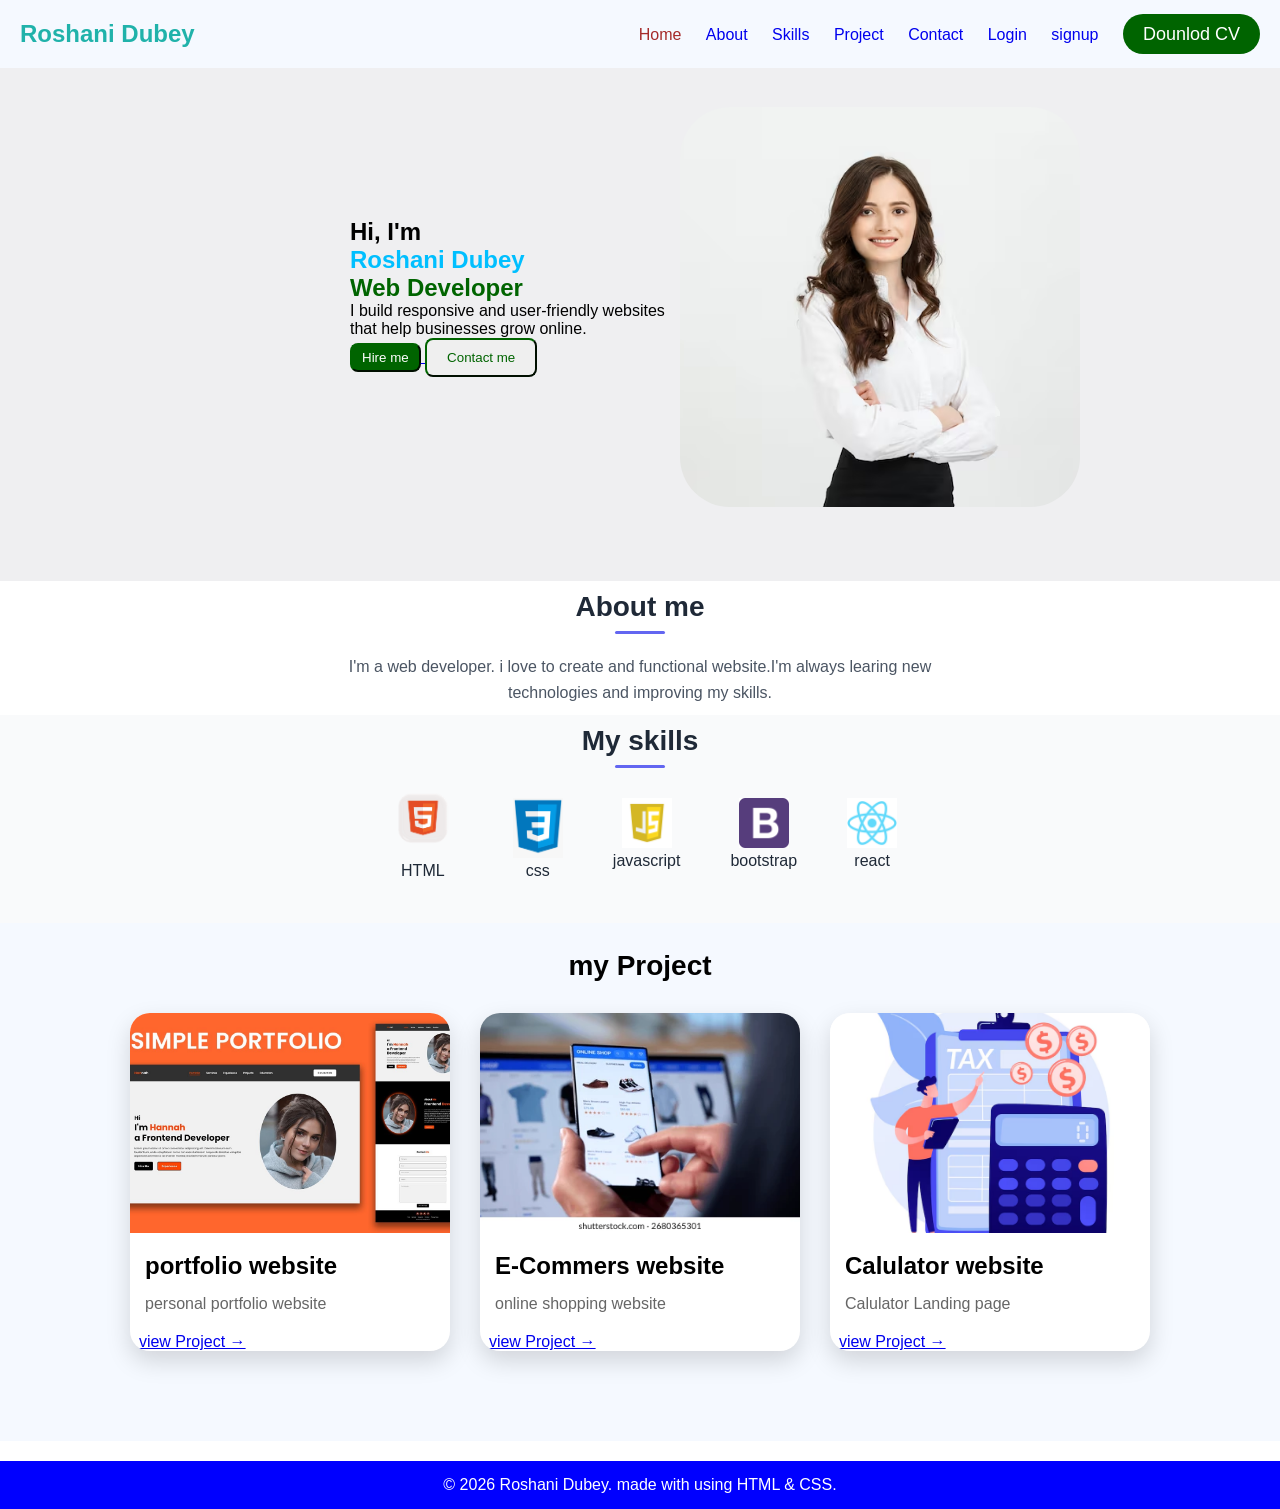
<file: index.html>
<!doctype html>
<html lang="en">
  <head>
    <meta charset="UTF-8" />
    <meta name="viewport" content="width=device-width,initial-scale=1.0" />
    <title>portfolio Webpage</title>
    <link rel="stylesheet" href="style.css" />
  </head>
  <body>
    <header class="container">
      <h2 class="logo">Roshani Dubey</h2>

      <nav>
        <a style="color: brown" href="index.html">Home</a>
        <a href="#">About</a>
        <a href="#">Skills</a>
        <a href="#">Project</a>
        <a href="./contact.html">Contact</a>
        <a href="login.html">Login</a>
        <a href="signup.html">signup</a>

        <a href="cv.pdf" dounlod="Roshani_Dubey_cv.pdf" class="button"
          >Dounlod CV</a
        >
      </nav>
    </header>
    <section class="section">
      <main>
        <h2>Hi, I'm</h2>
        <h1 style="color: deepskyblue">Roshani Dubey</h1>
        <h2 style="color: darkgreen">Web Developer</h2>
        <p>
          I build responsive and user-friendly websites<br />that help
          businesses grow online.
        </p>

        <a href="#contact">
          <button class="btn">Hire me</button>
        </a>

        <a href="./contact.html">
          <button>Contact me</button>
        </a>

        <div class="right" align="center">
          <img
            src="./images/business-concept-portrait-confident-young-businesswoman-keeping-arms-crossed-looking-camera-w_1258-10442.jpg"
            style="
              width: 400px;
              height: 400px;
              border-radius: 50px;
              object-fit: cover;
            "
          />
        </div>
      </main>
    </section>

    <section class="about-section">
      <!--about me-->
      <div class="section-block">
        <h2 class="section-title">About me</h2>
        <span class="underline"></span>
        <p class="section-text">
          I'm a web developer. i love to create and functional website.I'm
          always learing new technologies and improving my skills.
        </p>
      </div>

      <!--my skills-->
      <div class="section-block bg-light">
        <h2 class="section-title">My skills</h2>
        <span class="underline"></span>

        <div class="skills-grid">
          <div class="skills-card">
            <img
              src="./images/html-programming-transparent-logo-free-png.webp "
              style="width: 80px; height: auto; margin-top: -20px"
              alt="HTML"
            />
            <p>HTML</p>
          </div>
          <div class="skills-card">
            <img
              src="./images/198-1985012_transparent-css3-logo-png-css-logo-transparent-background.png"
              style="width: 50px; height: auto"
              alt="css"
            />
            <p>css</p>
          </div>
          <div class="skills-card">
            <img
              src="./images/images (1).png"
              style="width: 50px; height: auto"
              alt="javascript"
            />
            <p>javascript</p>
          </div>
          <div class="skills-card">
            <img
              src="./images/images (2).png"
              style="width: 50px; height: auto"
              alt="bootstrap"
            />
            <p>bootstrap</p>
          </div>
          <div class="skills-card">
            <img
              src="./images/images.png"
              style="width: 50px; height: auto"
              alt="react"
            />
            <p>react</p>
          </div>
        </div>
      </div>
    </section>

    <div class="section-project">
      <h2 class="section-p">my Project</h2>
      <span class="underline"></span>
    </div>

    <section class="cards">
      <div class="card">
        <a href="#">
          <img src=" images/maxresdefault.jpg" alt="Project 1" />
        </a>
        <h3>portfolio website</h3>
        <p>personal portfolio website</p>

        <a href="portfolio-website/index.html" target="_blank">
          &nbsp; view Project &rarr;
        </a>
      </div>

      <div class="card">
        <a href="">
          <img
            src="images/online-shoe-shopping-elderly-man-260nw-2680365301.webp "
          />
        </a>
        <h3>E-Commers website</h3>
        <p>online shopping website</p>

        <a href="ecommers-website/index.html">&nbsp; view Project &rarr;</a>
      </div>

      <div class="card">
        <a href="#">
          <img
            src="images/[base64].avif"
          />
        </a>
        <h3>Calulator website</h3>
        <p>Calulator Landing page</p>

        <a href="calulator website/index.html" target="_blank"
          >&nbsp; view Project &rarr;</a
        >
      </div>
    </section>

    <!-- <section>
      <div class="section-contact">
        <h2 class="section-title" align="center">Contact Me</h2>
        <span class="underline"></span>
        <p>
          &nbsp;&nbsp; &#9993; Roshanidubey@gmail.com &nbsp;&nbsp;
          &#128222;9931408267 &nbsp;&nbsp;india
        </p>
      </div>
    </section> -->

    <footer>
      <p>&copy; 2026 Roshani Dubey. made with using HTML & CSS.</p>
    </footer>
  </body>
</html>
</file>
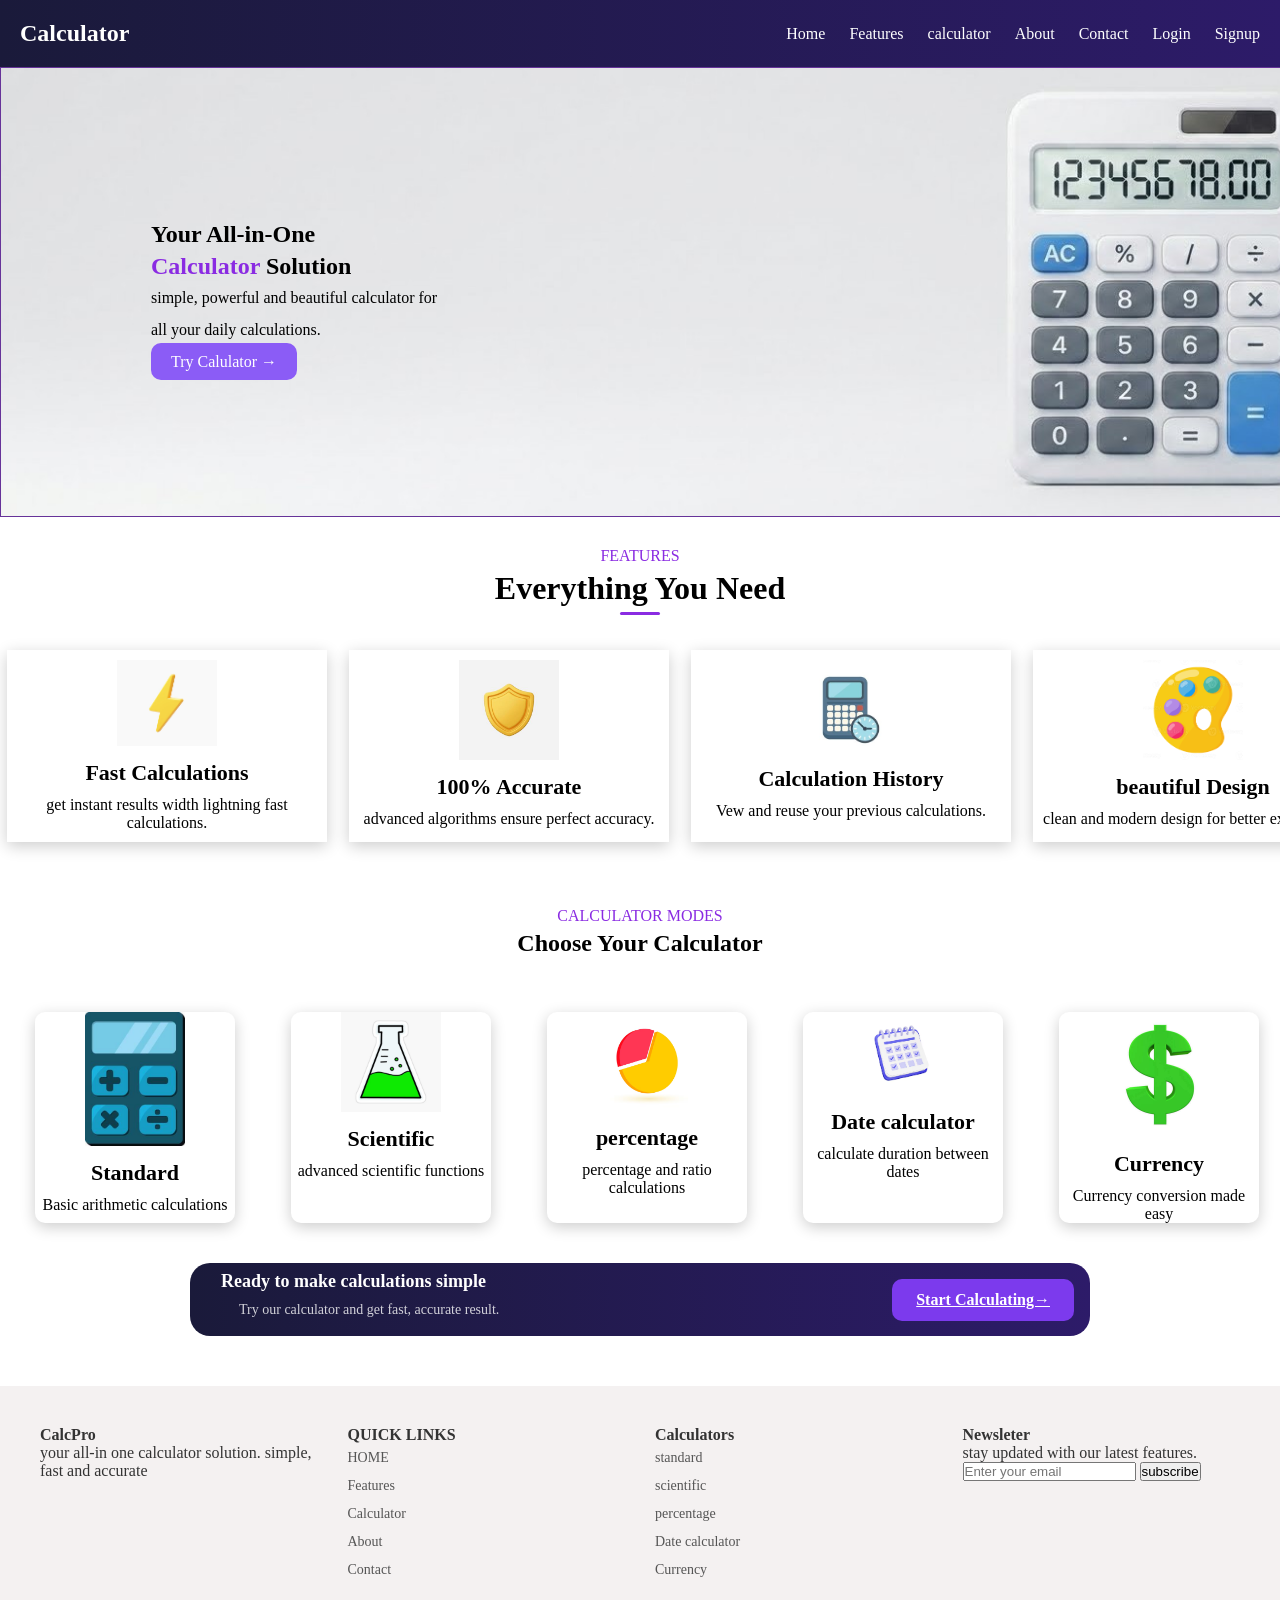
<file: calulator website/index.html>
<!doctype html>
<html lang="en">
  <head>
    <title>calulator website</title>
    <link rel="stylesheet" href="style.css" />
  </head>
  <body>
    <header>
      <h2 class="logo">Calculator</h2>

      <nav>
        <a href="../index.html">Home</a>
        <a href="#">Features</a>
        <a href="#">calculator</a>
        <a href="#">About</a>
        <a href="#">Contact</a>
        <a href="../login.html">Login</a>
        <a href="../signup.html">Signup</a>
      </nav>
    </header>

    <section class="container">
      <div class="hero">
        <div class="hero-text">
          <h1>
            Your All-in-One <br />
            <span>Calculator</span> Solution
          </h1>
          <p>
            simple, powerful and beautiful calculator for <br />
            all your daily calculations.
          </p>
          <a href="calculator.html" class="btn-primary">Try Calulator &rarr;</a>
        </div>
      </div>
    </section>

    <main class="product">
      <div class="section-block">
        <p>FEATURES</p>
        <h1 class="section-title">Everything You Need</h1>
        <span class="underline"></span>
      </div>

      <div class="calculator-container">
        <!--calculator 1-->
        <div class="cal-card">
          <img
            src="./images/360_F_495869740_4OOGaIEg5Dr9dqQzM8QaOzoMhM8ti9Vu.jpg"
            style="width: 100px; height: auto"
          />
          <h3>Fast Calculations</h3>
          <p>get instant results width lightning fast calculations.</p>
        </div>

        <!--calculator 2-->
        <div class="cal-card">
          <img
            src="./images/a-stylized-yellow-shield-icon-symbolizing-security-and-protection-vector.jpg"
            style="width: 100px; height: auto"
          />
          <h3>100% Accurate</h3>
          <p>advanced algorithms ensure perfect accuracy.</p>
        </div>

        <!--calculator 3-->
        <div class="cal-card">
          <img
            src="./images/calculator-time-icon-flat-vector-260nw-2367307997.jpg"
            style="width: 100px; height: auto"
          />
          <h3>Calculation History</h3>
          <p>Vew and reuse your previous calculations.</p>
        </div>

        <!--calculator 4-->
        <div class="cal-card">
          <img
            src="./images/art-palette-icon-with-color-paints-png.webp"
            style="width: 100px; height: auto"
          />
          <h3>beautiful Design</h3>
          <p>clean and modern design for better experience.</p>
        </div>
      </div>
    </main>

    <article class="calculation">
      <div class="sec-blo">
        <p>CALCULATOR MODES</p>
        <h1 class="sec-tit">Choose Your Calculator</h1>
      </div>

      <div class="calcula-cont">
        <!--calculator 1-->
        <div class="calculator-card">
          <img
            src="./images/calculator-icon-for-flat-business-and-finance-info-graphic-presentation-illustration-design-vector.jpg"
            style="width: 100px; height: auto"
          />
          <h3>Standard</h3>
          <p>Basic arithmetic calculations</p>
        </div>

        <!--calculator 2-->
        <div class="calculator-card">
          <img
            src="./images/st,small,507x507-pad,600x600,f8f8f8.jpg"
            style="width: 100px; height: auto"
          />
          <h3>Scientific</h3>
          <p>advanced scientific functions</p>
        </div>

        <!--calculator 3-->
        <div class="calculator-card">
          <img
            src="./images/isolated-3d-round-pie-diagram-success-report_1017-60412.avif"
            style="width: 100px; height: auto"
          />
          <h3>percentage</h3>
          <p>percentage and ratio calculations</p>
        </div>

        <!--calculator 4-->
        <div class="calculator-card">
          <img
            src="./images/calendar-with-checklist-date-schedule-3d-icon_107791-15691.avif"
            style="width: 110px; height: auto"
          />
          <h3>Date calculator</h3>
          <p>calculate duration between dates</p>
        </div>

        <!--calculator 5-->
        <div class="calculator-card">
          <img
            src="./images/images (1).jpg"
            style="width: 100px; height: auto"
          />
          <h3>Currency</h3>
          <p>Currency conversion made easy</p>
        </div>
      </div>
    </article>

    <dib class="cta-banner">
      <div class="cta-left">
        <div class="cta-inco"></div>
        <div class="cta-text">
          <h3>Ready to make calculations simple</h3>
          <p>Try our calculator and get fast, accurate result.</p>
        </div>
      </div>
      <a href="calculator.html" class="cta-button">Start Calculating&rarr;</a>
    </dib>

    <footer class="site-footer">
      <div class="footer-container">
        <div class="footer-col">
          <!--col 1: calcpro us-->
          <h4>CalcPro</h4>
          <p>your all-in one calculator solution. simple, fast and accurate</p>
        </div>

        <div class="footer-col">
          <!-- col 2: quick links-->
          <h4>QUICK LINKS</h4>
          <ul>
            <li><a href="#">HOME</a></li>
            <li><a href="#">Features</a></li>
            <li><a href="#">Calculator</a></li>
            <li><a href="#">About</a></li>
            <li><a href="#">Contact</a></li>
          </ul>
        </div>

        <div class="footer-col">
          <!--col 3:calculators-->
          <h4>Calculators</h4>
          <ul>
            <li><a href="#">standard</a></li>
            <li><a href="#">scientific</a></li>
            <li><a href="#">percentage</a></li>
            <li><a href="#">Date calculator</a></li>
            <li><a href="#">Currency</a></li>
          </ul>
        </div>

        <div class="footer-col">
          <h4>Newsleter</h4>
          <p>stay updated with our latest features.</p>

          <div class="form-group">
            <input
              type="email"
              placeholder="Enter your email"
              class="email-input"
            />
            <button class="subscribe-btn">subscribe</button>
          </div>
        </div>
      </div>
    </footer>
  </body>
</html>
</file>
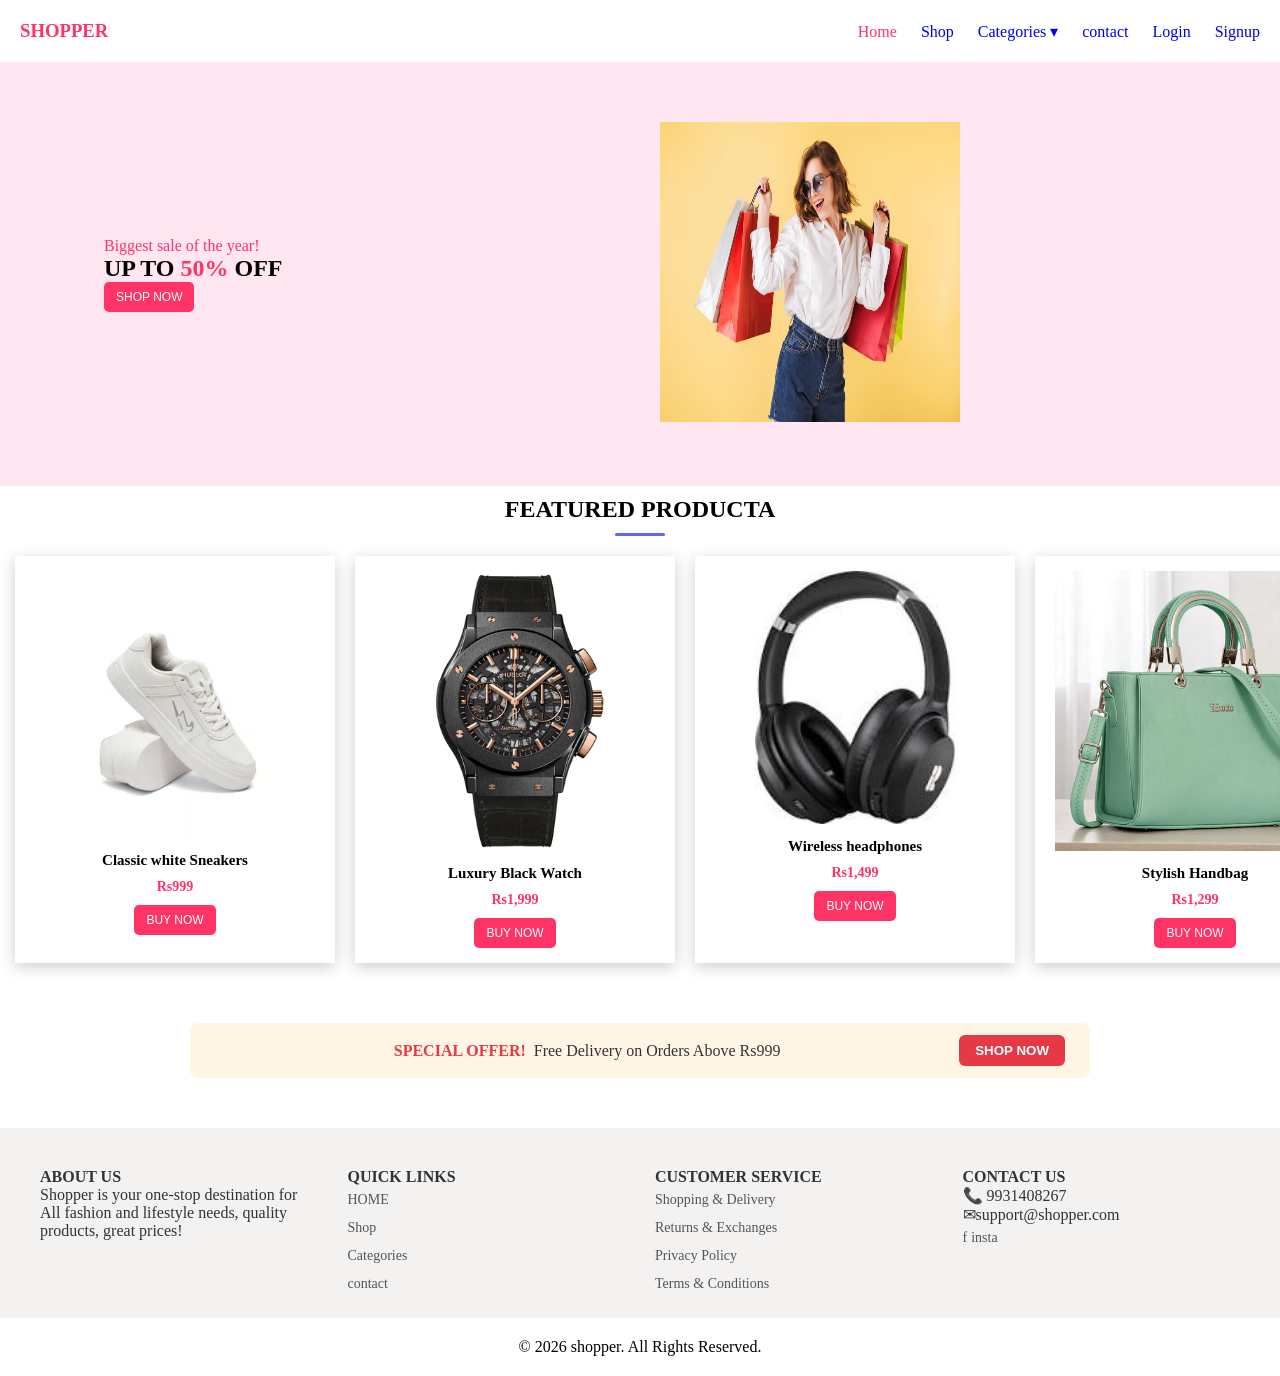
<file: ecommers-website/index.html>
<!doctype html>
<html lang="en">
  <head>
    <meta charset="UTF-8" />
    <meta name="viewport" content="width=device-width, initial-scale=1.0" />
    <title>online shopping website</title>
    <link rel="stylesheet" href="style.css" />
  </head>
  <body>
    <header>
      <h3 class="logo">SHOPPER</h3>

      <nav>
        <a style="color: #ff3366" href="../index.html">Home</a>
        <a href="portfolio.html">Shop</a>
        <a href="#">Categories &#9662;</a>
        <a href="#">contact</a>
        <a href="../login.html">Login</a>
        <a href="../signup.html">Signup</a>
      </nav>

      <!-- <div class="icons">
        <i class="fa-solid fa-magnifying-glass"></i>
        <i class="fa-regular fa-user"></i>
        <i class="fa-solid fa-cart-shopping"></i>
      </div> -->
    </header>

    <section class="hero">
      <div class="container">
        <div class="hero-text">
          <p class="sale-text">Biggest sale of the year!</p>
          <h1>UP TO <span>50%</span> OFF</h1>
          <button class="btn">SHOP NOW</button>
        </div>

        <div class="hero-img">
          <img
            src="./images/style.jpg"
            alt="photo"
            style="width: 300px; height: 300px"
          />
        </div>
      </div>
    </section>

    <main class="product">
      <div class="section-block">
        <h2 class="section-title">FEATURED PRODUCTA</h2>
        <span class="underline"></span>
      </div>

      <div class="project-container">
        <!--product 1-->
        <div class="project-card">
          <img
            src="./images/MP000000016565593_437Wx649H_202509270016074.avif"
            alt="white sneakers"
            style="width: 200px; height: auto"
          />
          <h3>Classic white Sneakers</h3>
          <p class="price">Rs999</p>
          <button class="btn">BUY NOW</button>
        </div>

        <!--product 2-->
        <div class="project-card">
          <img src="./images/525.CO.0180.LR.DEL25-400.webp" />
          <h3>Luxury Black Watch</h3>
          <p class="price">Rs1,999</p>
          <button class="btn">BUY NOW</button>
        </div>

        <!--product 3-->
        <div class="project-card">
          <img
            src="./images/images (1).jpg"
            alt="headphones"
            style="width: 200px; height: auto"
          />
          <h3>Wireless headphones</h3>
          <p class="price">Rs1,499</p>
          <button class="btn">BUY NOW</button>
        </div>

        <!--product 4-->
        <div class="project-card">
          <img
            src="./images/hand-bag178-11-2-exthb-178-handbag-exotic-8-5-original-imahc7m8ehchjh5m.webp"
            alt="stylish Handbag"
          />
          <h3>Stylish Handbag</h3>
          <p class="price">Rs1,299</p>
          <button class="btn">BUY NOW</button>
        </div>
      </div>
    </main>

    <article>
      <dib class="offer-banner">
        <span class="gift-icon"></span>
        <p class="offer-text">
          <strong>SPECIAL OFFER!</strong>Free Delivery on Orders Above Rs999
        </p>
        <button class="shop-btn">SHOP NOW</button>
      </dib>
    </article>

    <footer class="site-footer">
      <div class="footer-container">
        <div class="footer-col">
          <!--col 1: about us-->
          <h4>ABOUT US</h4>
          <p>
            Shopper is your one-stop destination for All fashion and lifestyle
            needs, quality products, great prices!
          </p>
        </div>

        <div class="footer-col">
          <!--col 2: quick links-->
          <h4>QUICK LINKS</h4>
          <ul>
            <li><a href="#">HOME</a></li>
            <li><a href="#">Shop</a></li>
            <li><a href="#">Categories</a></li>
            <li><a href="#">contact</a></li>
          </ul>
        </div>

        <div class="footer-col">
          <!--col 3:customer service-->
          <h4>CUSTOMER SERVICE</h4>
          <ul>
            <li><a href="#">Shopping & Delivery</a></li>
            <li><a href="#">Returns & Exchanges</a></li>
            <li><a href="#">Privacy Policy</a></li>
            <li><a href="#">Terms & Conditions</a></li>
          </ul>
        </div>

        <div class="footer-col">
          <!--col 4: contact us-->
          <h4>CONTACT US</h4>
          <p>&#128222; 9931408267</p>
          <p>&#9993;support@shopper.com</p>
          <div class="social-icons">
            <a href="#">f</a> <a href="#">insta</a>
          </div>
        </div>
      </div>

      <div class="footer-botten">
        <!--sabse niche wali line-->
        <!-- <p class="f">&copy; 2026 shopper. All Rights Reserved.</p> -->
      </div>
    </footer>
    <p class="f">&copy; 2026 shopper. All Rights Reserved.</p>
  </body>
</html>
</file>
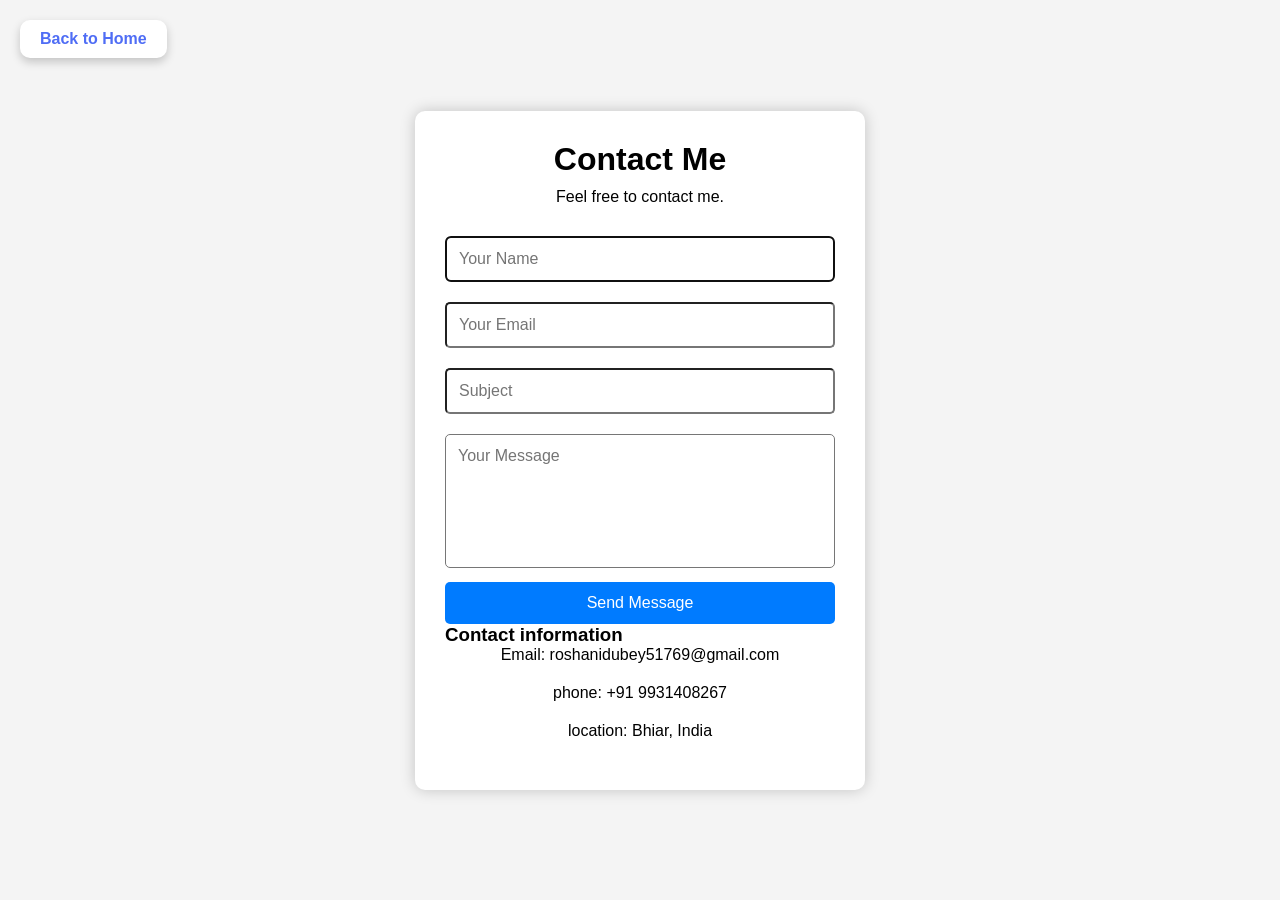
<file: contact.html>
<!doctype html>
<html lang="en">
  <head>
    <meta charset="UTF-8" />
    <title>contact me</title>
    <style>
      * {
        margin: 0;
        padding: 0;
        box-sizing: border-box;
        font-family: Arial, sans-serif;
      }
      body {
        background: #f4f4f4;
        display: flex;
        justify-content: center;
        align-items: center;
        min-height: 100vh;
      }
      .back-home {
        position: absolute;
        top: 20px;
        left: 20px;
        background: white;
        text-decoration: none;
        color: #4f6df5;
        padding: 10px 20px;
        border-radius: 10px;
        font-size: 16px;
        font-weight: bold;
        box-shadow: 0 4px 10px rgb(0, 0, 0, 0.2);
        transition: 0.3s;
      }
      .back-home:hover {
        background: #4f6df5;
        color: white;
      }

      .container {
        width: 450px;
        background: #fff;
        padding: 30px;
        border-radius: 10px;
        box-shadow: 0 0 15px rgb(0, 0, 0, 0.2);
      }
      h1 {
        text-align: center;
        margin-bottom: 10px;
      }
      .container p {
        text-align: center;
        margin-bottom: 20px;
      }
      input,
      textarea {
        width: 100%;
        padding: 12px;
        margin: 10px 0;
        border-radius: 5px;
        font-size: 16px;
      }
      textarea {
        resize: none;
      }
      button {
        width: 100%;
        padding: 12px;
        background: #007bff;
        color: #fff;
        border: none;
        border-radius: 5px;
        font-size: 16px;
        cursor: pointer;
      }
      button:hover {
        background: #0056b3;
      }
      .contact-info h3 {
        margin-bottom: 10px;
      }
      .contact-info p {
        margin: 8px 0;
      }
    </style>
  </head>
  <body>
    <a href="../index.html" class="back-home">Back to Home</a>
    <div class="container">
      <h1>Contact Me</h1>
      <p>Feel free to contact me.</p>

      <form>
        <input type="text" placeholder="Your Name" required autofocus />

        <input type="email" placeholder="Your Email" required />

        <input type="text" placeholder="Subject" required />

        <textarea placeholder="Your Message" rows="6" required></textarea>

        <button type="submit">Send Message</button>
      </form>

      <div class="contact info">
        <h3>Contact information</h3>
        <p>Email: roshanidubey51769@gmail.com</p>
        <p>phone: +91 9931408267</p>
        <p>location: Bhiar, India</p>
      </div>
    </div>
  </body>
</html>
</file>
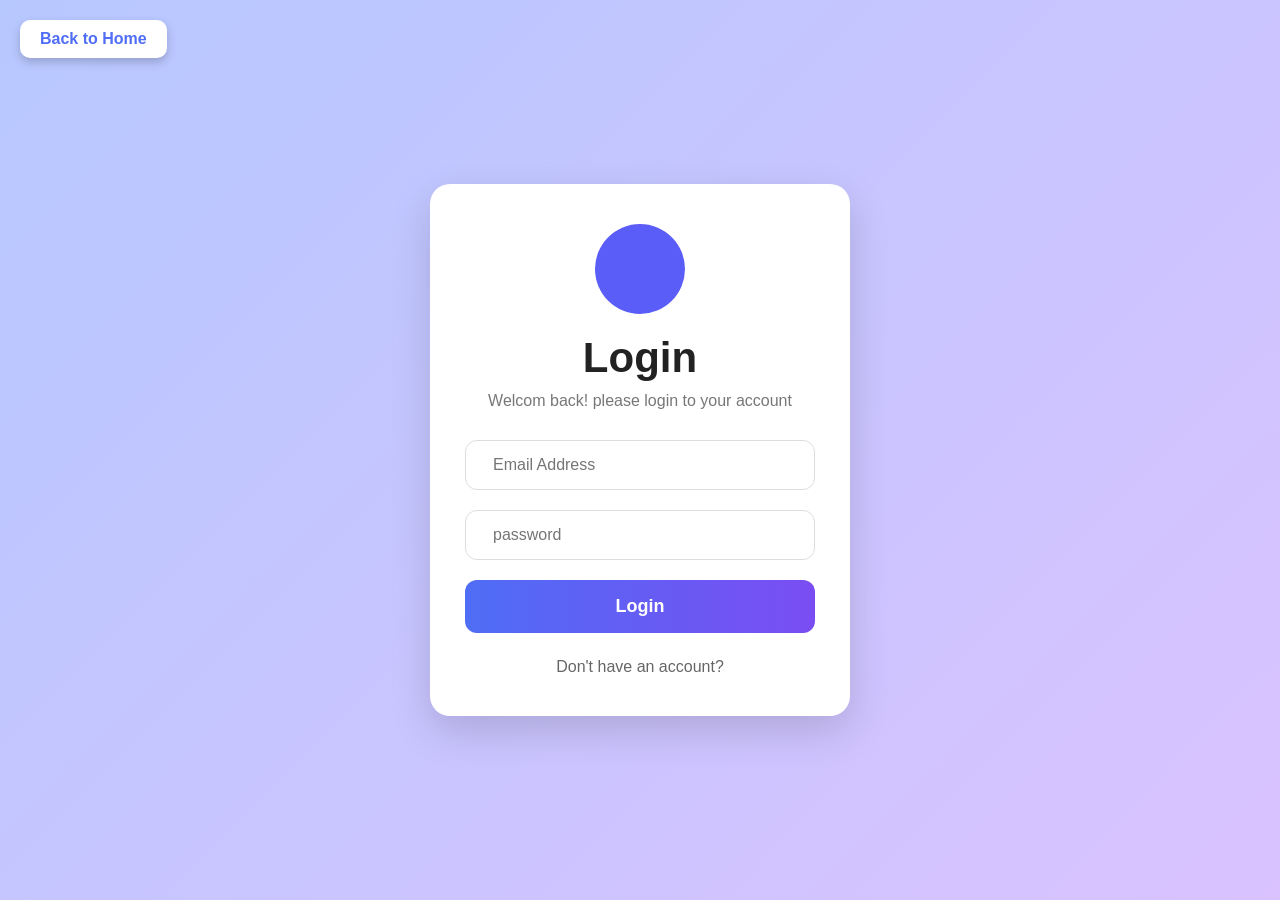
<file: login.html>
<!doctype html>
<html lang="en">
  <head>
    <meta charset="UTF-8" />
    <title>Login page</title>

    <style>
      * {
        margin: 0;
        padding: 0;
        box-sizing: border-box;
        font-family: Arial, Helvetica, sans-serif;
      }
      body {
        display: flex;
        justify-content: center;
        align-items: center;
        min-height: 100vh;
        background: linear-gradient(135deg, #b7c8ff, #d9c2ff);
      }
      .back-home {
        position: absolute;
        top: 20px;
        left: 20px;
        background: white;
        text-decoration: none;
        color: #4f6df5;
        padding: 10px 20px;
        border-radius: 10px;
        font-size: 16px;
        font-weight: bold;
        box-shadow: 0 4px 10px rgb(0, 0, 0, 0.2);
        transition: 0.3s;
      }
      .back-home:hover {
        background: #4f6df5;
        color: white;
      }

      .container {
        width: 100%;
        display: flex;
        justify-content: center;
        align-items: center;
      }
      .login-box {
        width: 420px;
        background: #fff;
        border-radius: 20px;
        padding: 40px 35px;
        text-align: center;
        box-shadow: 0 15px 40px rgb(0, 0, 0, 0.15);
      }
      .icon {
        width: 90px;
        height: 90px;
        background: #5b5df8;
        border-radius: 50px;
        margin: 0 auto 20px;
        display: flex;
        justify-content: center;
        align-items: center;
      }
      .icon i {
        color: #777;
        margin-bottom: 30px;
      }
      h1 {
        font-size: 42px;
        margin-bottom: 10px;
        color: #222;
      }
      p {
        color: #777;
        margin-bottom: 30px;
      }
      .input-box {
        display: flex;
        align-items: center;
        border: 1px solid #ddd;
        border-radius: 12px;
        padding: 15px;
        margin-bottom: 20px;
      }
      .input-box i {
        color: #888;
        font-size: 18px;
      }
      .input-box input {
        width: 100%;
        border: none;
        outline: none;
        font-size: 16px;
        margin-left: 12px;
        background: transparent;
      }
      button {
        width: 100%;
        padding: 16px;
        border: none;
        border-radius: 12px;
        background: linear-gradient(to right, #4f6df5, #7a4df3);
        color: #fff;
        font-size: 18px;
        font-weight: bold;
        cursor: pointer;
        transition: 0.3s;
      }
      button:hover {
        transform: scale(1.03);
      }
      .signup {
        margin-top: 25px;
        color: #666;
        font-size: 16px;
      }
      .signup a {
        text-decoration: none;
        color: #5b5df8;
        font-weight: bold;
      }
      .signup a:hover {
        text-decoration: underline;
      }
    </style>
  </head>
  <body>
    <a href="../index.html" class="back-home">Back to Home</a>

    <div class="container">
      <div class="login-box">
        <div class="icon">
          <i class="fa-solid fa-user"></i>
        </div>

        <h1>Login</h1>
        <p>Welcom back! please login to your account</p>

        <div class="input-box">
          <i class="fa-solid fa-envelope"></i>
          <input type="email" placeholder="Email Address" required autofocus />
        </div>

        <div class="input-box">
          <i class="fa-solid fa-lock"></i>
          <input
            type="password"
            placeholder="password"
            required
            autofocus
            maxlength="6"
            minlength="6"
          />
          <i class="fa-solid fa-eye-slash"></i>
        </div>

        <button>Login</button>

        <div class="signup">
          Don't have an account&#63;
          <a href="#sign up"></a>
        </div>
      </div>
    </div>
  </body>
</html>
</file>
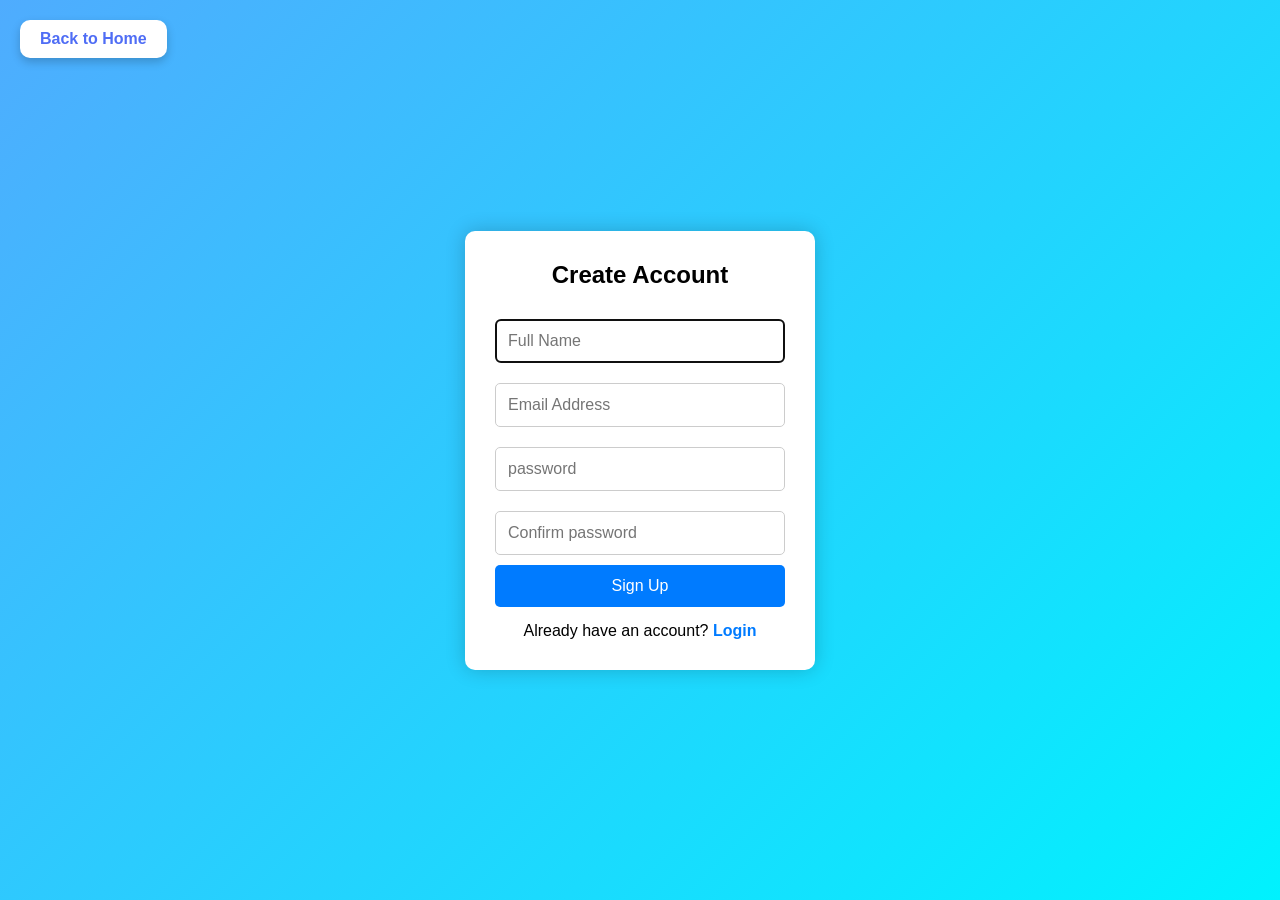
<file: signup.html>
<!doctype html>
<html lang="en">
  <head>
    <meta charset="UTF-8" />
    <title>Sign Up</title>

    <style>
      * {
        margin: 0;
        padding: 0;
        box-sizing: border-box;
        font-family: Arial, sans-serif;
      }
      body {
        display: flex;
        justify-content: center;
        align-items: center;
        height: 100vh;
        background: linear-gradient(135deg, #4facfe, #00f2fe);
      }
      .back-home {
        position: absolute;
        top: 20px;
        left: 20px;
        background: white;
        text-decoration: none;
        color: #4f6df5;
        padding: 10px 20px;
        border-radius: 10px;
        font-size: 16px;
        font-weight: bold;
        box-shadow: 0 4px 10px rgb(0, 0, 0, 0.2);
        transition: 0.3s;
      }
      .back-home:hover {
        background: #4f6df5;
        color: white;
      }

      .signup-box {
        width: 350px;
        background: #fff;
        padding: 30px;
        border-radius: 10px;
        box-shadow: 0 0 20px rgb(0, 0, 0, 0.2);
        text-align: center;
      }
      .signup-box h2 {
        margin-bottom: 20px;
      }
      .signup-box input {
        width: 100%;
        padding: 12px;
        margin: 10px 0;
        border: 1px solid #ccc;
        border-radius: 5px;
        font-size: 16px;
      }
      .signup-box button {
        width: 100%;
        padding: 12px;
        background: #007bff;
        color: white;
        border: none;
        border-radius: 5px;
        font-size: 16px;
        cursor: pointer;
      }
      .signup-box button:hover {
        background: #0056b3;
      }
      .signup-box p {
        margin-top: 15px;
      }
      .signup-box a {
        color: #007bff;
        text-decoration: none;
        font-weight: bold;
      }
    </style>
  </head>
  <body>
    <a href="../index.html" class="back-home">Back to Home</a>
    <div class="signup-box">
      <h2>Create Account</h2>

      <form>
        <input type="text" placeholder="Full Name" required autofocus />
        <input type="email" placeholder="Email Address" required autofocus />
        <input type="password" placeholder="password" required autofocus />
        <input
          type="password"
          placeholder="Confirm password"
          required
          autofocus
        />

        <button type="submit">Sign Up</button>

        <p>
          Already have an account&#63;
          <a href="./login.html">Login</a>
        </p>
      </form>
    </div>
  </body>
</html>
</file>
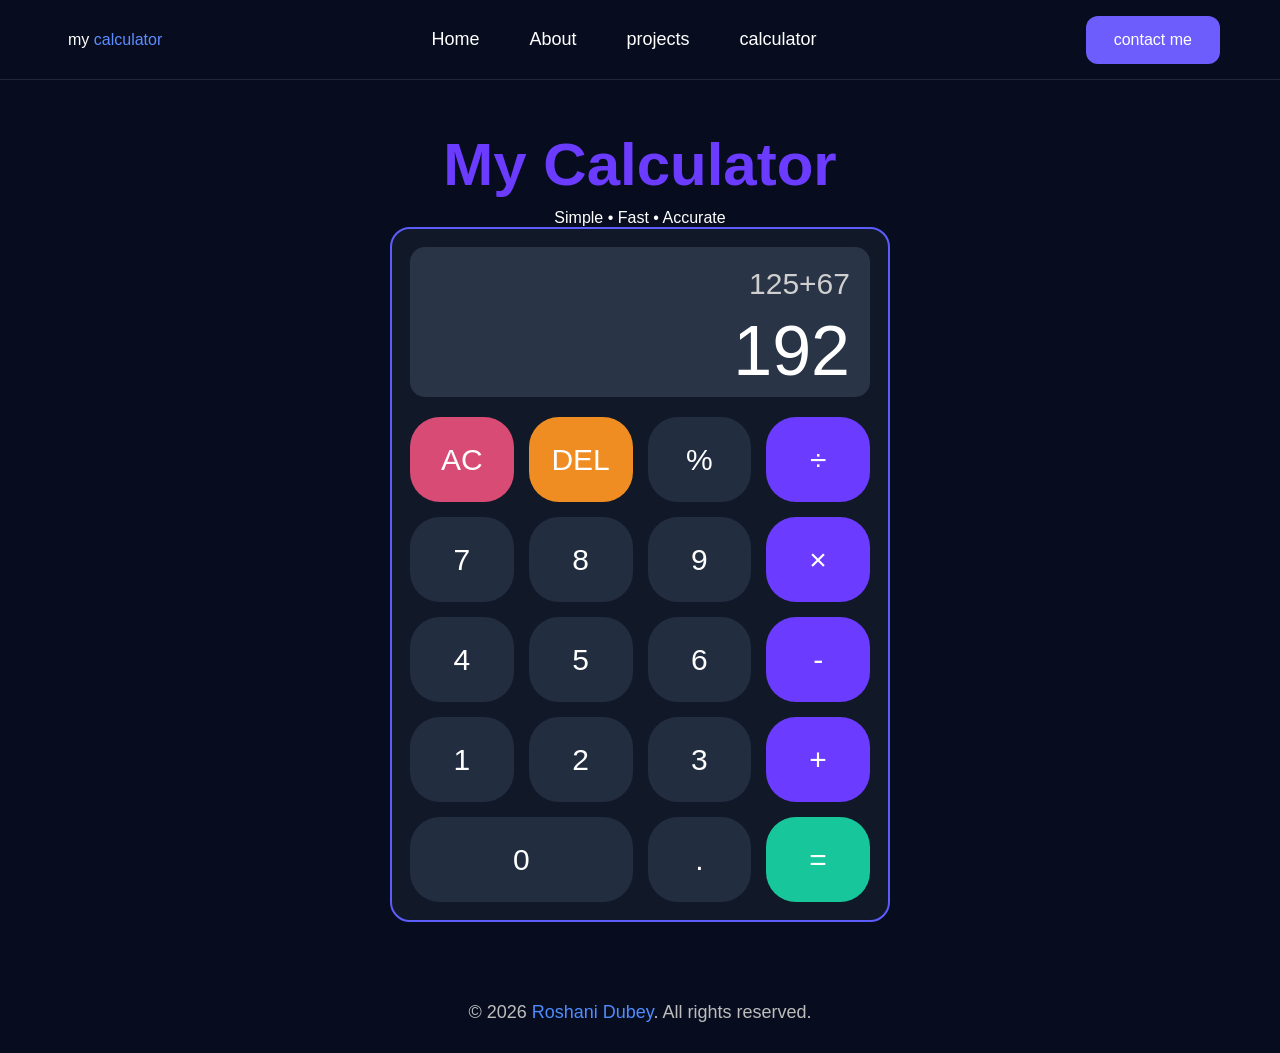
<file: calulator website/calculator.html>
<!doctype html>
<html lang="en">
  <head>
    <title>calculator webpage</title>
    <style>
      * {
        margin: 0;
        padding: 0;
        box-sizing: border-box;
        font-family: Arial, Helvetica, sans-serif;
      }
      body {
        background: #070d1f;
        color: white;
      }
      /*navbar*/

      nav {
        width: 100%;
        height: 80px;
        padding: 0 60px;
        display: flex;
        justify-content: space-between;
        align-items: center;
        border-bottom: 1px solid rgba(255, 255, 255, 0.1);
      }

      .logo i {
        color: #5d8dff;
        margin-right: 8px;
      }
      .blue {
        color: #5d8dff;
      }

      nav ul {
        display: flex;
        list-style: none;
        gap: 50px;
      }

      nav ul li a {
        color: white;
        text-decoration: none;
        font-size: 18px;
        transition: 0.3s;
      }
      nav ul li a:hover,
      .active {
        color: #5d8dff;
      }

      .contact-btn {
        background: #6d5dfc;
        color: white;
        border: none;
        padding: 15px 28px;
        border-radius: 12px;
        cursor: pointer;
        font-size: 16px;
        transition: 0.3s;
      }
      .contact-btn:hover {
        background: #8b7cff;
      }
      /*hero*/
      .hero {
        text-align: center;
        padding: 50px 20px;
      }
      .hero h2 {
        font-size: 60px;
        margin-bottom: 10px;
        color: #6b3cff;
        padding-top: -40px;
      }
      .hero h1 span {
        color: #bfbfbf;
        font-size: 22px;
        margin-bottom: 40px;
      }

      /*calculator*/

      .calculator {
        width: 500px;
        height: auto;
        margin: auto;
        background: #111827;
        padding: 18px;
        border-radius: 20px;
        border: 2px solid #5d5dfc;
      }

      .display {
        height: 150px;
        background: #293447;
        border-radius: 15px;
        text-align: right; /*number right side se likhega*/
        padding: 20px;
        margin-bottom: 20px;
      }
      .history {
        color: #cfcfcf;
        font-size: 30px;
      }
      .result {
        font-size: 70px;
        margin-top: 10px;
      }

      .buttons {
        display: grid;
        grid-template-columns: repeat(4, 1fr);
        gap: 15px;
      }

      .buttons button {
        height: 85px;
        font-size: 30px;
        border: none;
        border-radius: 30px;
        background: #222d40;
        color: white;
        cursor: pointer;
      }
      /* button:hover {
        background: #444;
      } */

      .operator {
        background: #6b3cff !important;
      }
      .red {
        background: #d84b75 !important;
      }
      .orange {
        background: #ef8d22 !important;
      }
      .equal {
        background: #17c79b !important;
      }
      .zero {
        grid-column: span 2;
      }

      /*fotter*/
      footer {
        text-align: center;
        padding: 30px;
        color: #bdbdbd;
        font-size: 18px;
      }
      footer span {
        color: #4f8cff;
      }
    </style>
  </head>
  <body>
    <!--navbar-->
    <nav>
      <div class="logo">
        <i class="fa-solid fa-calculator"></i>
        <span>my <span class="blue">calculator</span></span>
      </div>

      <ul>
        <li><a href="../calulator website/index.html">Home</a></li>
        <li><a href="#">About</a></li>
        <li><a href="#">projects</a></li>
        <li><a href="#">calculator</a></li>
      </ul>

      <button class="contact-btn">contact me</button>
    </nav>

    <!--hero-->
    <section class="hero">
      <h2>My Calculator</h2>
      <p>Simple &bull; Fast &bull; Accurate</p>

      <!--calculator-->

      <div class="calculator">
        <div class="display">
          <div class="history">125+67</div>
          <div class="result">192</div>
        </div>

        <div class="buttons">
          <button class="red">AC</button>
          <button class="orange">DEL</button>
          <button>%</button>
          <button class="operator">&divide;</button>

          <button>7</button>
          <button>8</button>
          <button>9</button>
          <button class="operator">&times;</button>

          <button>4</button>
          <button>5</button>
          <button>6</button>
          <button class="operator">-</button>

          <button>1</button>
          <button>2</button>
          <button>3</button>
          <button class="operator">+</button>

          <button class="zero">0</button>
          <button>.</button>
          <button class="equal">=</button>
        </div>
      </div>
    </section>

    <footer>
      &copy; 2026 <span>Roshani Dubey</span>. All rights reserved.
    </footer>
  </body>
</html>
</file>
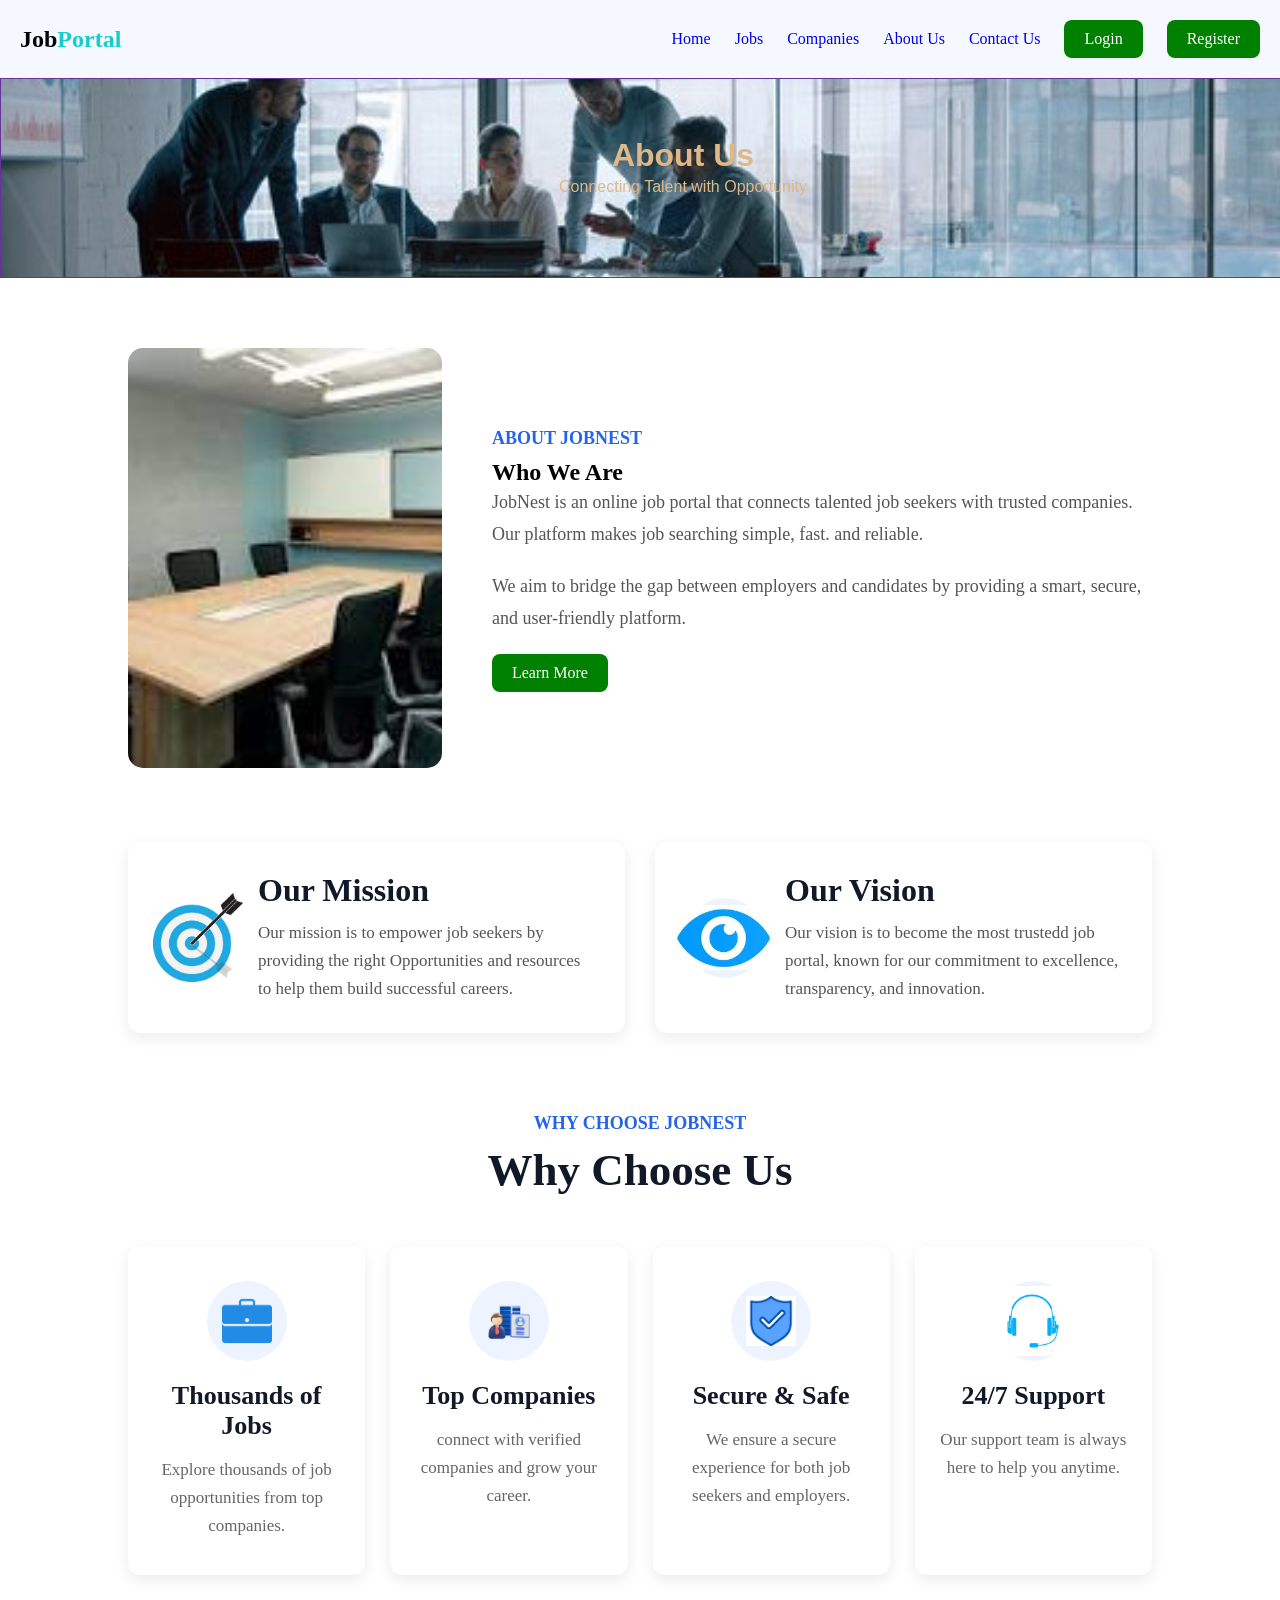
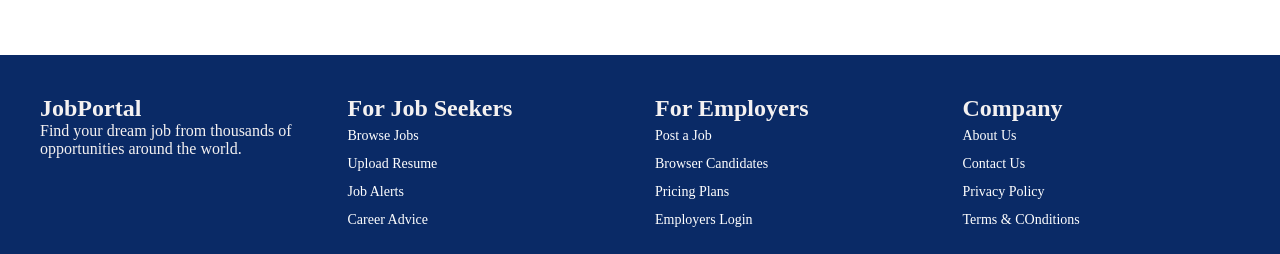
<file: JobNest/About.html>
<!doctype html>
<html lang="en">
  <head>
    <meta charset="UTF-8" />
    <title>Document</title>

    <style>
      * {
        margin: 0;
        padding: 0;
        box-sizing: border-box;
      }
      header {
        display: flex;
        justify-content: space-between;
        align-items: center;
        padding: 20px;
        background: #f5f9ff;
        color: white;
      }
      .section-project h2 {
        font-size: 32px;
        color: #222;
      }
      .logo span {
        color: rgb(22, 204, 204);
      }
      .logo {
        color: black;
      }

      nav a {
        margin-left: 20px;
        text-decoration: none;
      }
      button {
        padding: 10px 20px;
        border-radius: 8px;
      }
      .btn {
        display: inline-block;
        text-decoration: none;
        background: green;
        color: white;
        border-radius: 5px;
        padding: 10px 20px;
        border-radius: 8px;
        box-shadow: darkgreen;
      }

      .hero {
        width: 1366px;
        height: 200px;
        border: 1px solid rebeccapurple;
        background-image: url("./images/360_F_514204772_mT0EpTdZkScyiRPn2PInaKaqd88QGrzE.jpg");
        background-size: 1366px, cover;
        background-position: center -30px;
        background-repeat: no-repeat;
      }
      .hero-text {
        text-align: center;
        flex: 1;
        line-height: 2pc;
        padding: 60px;
        color: burlywood;
      }
      .hero-text h1 {
        font-family: Arial, Helvetica, sans-serif;
      }
      .hero-text p {
        font-family: Arial, sans-serif;
      }

      .about {
        width: 80%;
        margin: 70px auto;
        display: flex;
        justify-content: space-between;
        align-items: center;
        gap: 50px;
      }
      .about-img {
        width: 50%;
      }

      .about-img img {
        width: 100%;
        height: 420px;
        object-fit: cover;
        border-radius: 15px;
      }
      .about-content h4 {
        color: #2563eb;
        font-size: 18px;
        margin-bottom: 10px;
      }
      .about-content p {
        font-size: 18px;
        color: #555;
        line-height: 32px;
        margin-bottom: 20px;
      }
      .btn {
        display: inline-block;
        text-decoration: none;
        background: green;
        color: white;
        border-radius: 5px;
        padding: 10px 20px;
        border-radius: 8px;
        box-shadow: darkgreen;
      }
      .btn:hover {
        background: #1d4ed8;
      }

      .mission-section {
        width: 80%;
        margin: 50px auto;
        display: flex;
        gap: 30px;
      }
      .mission-box {
        flex: 1;
        background: #fff;
        border-radius: 12px;
        padding: 30px;
        display: flex;
        align-items: center;
        gap: 20px;
        box-shadow: 0 5px 15px rgba(0, 0, 0, 0.08);
      }
      .icon {
        width: 80px;
        height: 80px;
        background: #edf4ff;
        border-radius: 50%;
        display: flex;
        justify-content: center;
        align-items: center;
        flex-shrink: 0;
      }
      .icon i {
        font-size: 35px;
        color: #2563eb;
      }
      .text-2 h2 {
        font-size: 32px;
        margin-bottom: 10px;
        color: #111827;
      }
      .text-2 p {
        font-size: 17px;
        color: #555;
        line-height: 28px;
      }

      .choose {
        width: 80%;
        margin: 80px auto;
        text-align: center;
      }
      .choose h5 {
        color: #2563eb;
        font-size: 18px;
        margin-bottom: 10px;
      }
      .choose h1 {
        font-size: 45px;
        color: #111827;
        margin-bottom: 50px;
      }
      .choose-container {
        display: flex;
        justify-content: space-between;
        gap: 25px;
      }
      .choose-card {
        flex: 1;
        background: #fff;
        padding: 35px 25px;
        border-radius: 12px;
        box-shadow: 0 5px 15px rgba(0, 0, 0, 0.08);
        transition: 0.3s;
      }
      .choose-card:hover {
        transform: translate(-8px);
      }
      .choose-icon {
        width: 80px;
        height: 80px;
        margin: auto;
        border-radius: 50%;
        background: #edf4ff;
        display: flex;
        justify-content: center;
        align-items: center;
        margin-bottom: 20px;
      }
      .choose-icon img {
        font-size: 35px;
        color: #2563eb;
      }
      .choose-card h3 {
        font-size: 26px;
        margin-bottom: 15px;
        color: #111827;
      }
      .choose-card p {
        font-size: 17px;
        color: #666;
        line-height: 28px;
      }

      .site-footer {
        background: #0a2a66;
        color: hsl(0, 11%, 95%);
        padding: 40px 20px 20px; /*upar 40px, niche 20px*/
        margin-top: 50px; /*upar wale content se gap*/
      }

      .footer-container {
        display: grid;
        grid-template-columns: repeat(4, 1fr); /*4 barabar column banega*/
        gap: 30px; /*column ke bich gap*/
        max-width: 1200px;
        margin: 0 auto; /*bich me*/
      }

      .footer-col ul {
        list-style: none; /*dot hata do*/
        padding: 0;
      }

      .footer-col a {
        text-decoration: none; /*underline hata do*/
        font-size: 14px;
        line-height: 2; /*line ke beech gap*/
        color: white;
      }

      .footer-buttom {
        text-align: center;
        border-top: 1px solid #ddd; /*upar halki line*/
        margin-top: 30px;
        padding-top: 20px;
        font-size: 13px;
      }
      .f {
        text-align: center;
        padding: 20px;
      }
      nav ul {
        list-style: none;
        display: flex;
        gap: 20px;
      }
      nav ul li {
        text-decoration: none;
        color: blue;
        padding: 10px;
      }
    </style>
  </head>
  <body>
    <header class="container">
      <h2 class="logo">Job<span>Portal</span></h2>

      <nav>
        <a href="jobportal.html">Home</a>
        <a href="jobs.html">Jobs</a>
        <a href="companies.html">Companies</a>
        <a href="About.html">About Us</a>
        <a href="contact.html">Contact Us</a>

        <a href="login.html" class="btn">Login</a>
        <a href="register.html" class="btn">Register</a>
      </nav>
    </header>

    <main class="container">
      <div class="hero">
        <div class="hero-text">
          <h1>About Us</h1>
          <p>Connecting Talent with Opportunity</p>
        </div>
      </div>
    </main>

    <section class="about">
      <div class="about-img">
        <img src="./images/images - Copy (2).jpg" />
      </div>
      <div class="about-content">
        <h4>ABOUT JOBNEST</h4>
        <h1>Who We Are</h1>

        <p>
          JobNest is an online job portal that connects talented job seekers
          with trusted companies. Our platform makes job searching simple, fast.
          and reliable.
        </p>

        <p>
          We aim to bridge the gap between employers and candidates by providing
          a smart, secure, and user-friendly platform.
        </p>

        <a href="#" class="btn">Learn More</a>
      </div>
    </section>

    <section class="mission-section">
      <div class="mission-box">
        <div class="icon">
          <img
            src="./images/the-arrow-hits-the-target-target-icon-blue-target-icon-blue-comment-sign-vector.jpg"
            style="width: 90px; height: auto"
          />
        </div>

        <div class="text-2">
          <h2>Our Mission</h2>
          <p>
            Our mission is to empower job seekers by providing the right
            Opportunities and resources to help them build successful careers.
          </p>
        </div>
      </div>

      <div class="mission-box">
        <div class="icon">
          <img
            src="./images/blue-eye-icon-vector-look-260nw-1338850184.jpg"
            style="width: 100px; height: auto"
          />
        </div>

        <div class="text-2">
          <h2>Our Vision</h2>
          <p>
            Our vision is to become the most trustedd job portal, known for our
            commitment to excellence, transparency, and innovation.
          </p>
        </div>
      </div>
    </section>

    <section class="choose">
      <h5>WHY CHOOSE JOBNEST</h5>
      <h1>Why Choose Us</h1>

      <div class="choose-container">
        <div class="choose-card">
          <div class="choose-icon">
            <img
              src="./images/briefcase.png"
              style="width: 50px; height: auto"
            />
          </div>
          <h3>Thousands of Jobs</h3>
          <p>Explore thousands of job opportunities from top companies.</p>
        </div>

        <div class="choose-card">
          <div class="choose-icon">
            <img
              src="./images/company-profile-3d-icon-png-download-8867505.webp"
              style="width: 50px; height: auto"
            />
          </div>
          <h3>Top Companies</h3>
          <p>connect with verified companies and grow your career.</p>
        </div>

        <div class="choose-card">
          <div class="choose-icon">
            <img src="./images/img.png" style="width: 50px; height: auto" />
          </div>
          <h3>Secure & Safe</h3>
          <p>
            We ensure a secure experience for both job seekers and employers.
          </p>
        </div>

        <div class="choose-card">
          <div class="choose-icon">
            <img src="./images/images.jpg" style="width: 100px; height: auto" />
          </div>
          <h3>24/7 Support</h3>
          <p>Our support team is always here to help you anytime.</p>
        </div>
      </div>
    </section>

    <footer class="site-footer">
      <div class="footer-container">
        <div class="footer-col">
          <!--col 1: about us-->
          <h2>JobPortal</h2>
          <p>
            Find your dream job from thousands of opportunities around the
            world.
          </p>
        </div>

        <div class="footer-col">
          <!--col 2: quick links-->
          <h2>For Job Seekers</h2>
          <ul>
            <li><a href="#">Browse Jobs</a></li>
            <li><a href="#">Upload Resume</a></li>
            <li><a href="#">Job Alerts</a></li>
            <li><a href="#">Career Advice</a></li>
          </ul>
        </div>

        <div class="footer-col">
          <!--col 3:customer service-->
          <h2>For Employers</h2>
          <ul>
            <li><a href="#">Post a Job</a></li>
            <li><a href="#">Browser Candidates</a></li>
            <li><a href="#">Pricing Plans</a></li>
            <li><a href="#">Employers Login</a></li>
          </ul>
        </div>

        <div class="footer-col">
          <!--col 4: contact us-->
          <h2>Company</h2>
          <ul>
            <li><a href="#">About Us</a></li>
            <li><a href="#">Contact Us</a></li>
            <li><a href="#">Privacy Policy</a></li>
            <li><a href="#">Terms & COnditions</a></li>
          </ul>
        </div>
      </div>
    </footer>
  </body>
</html>
</file>
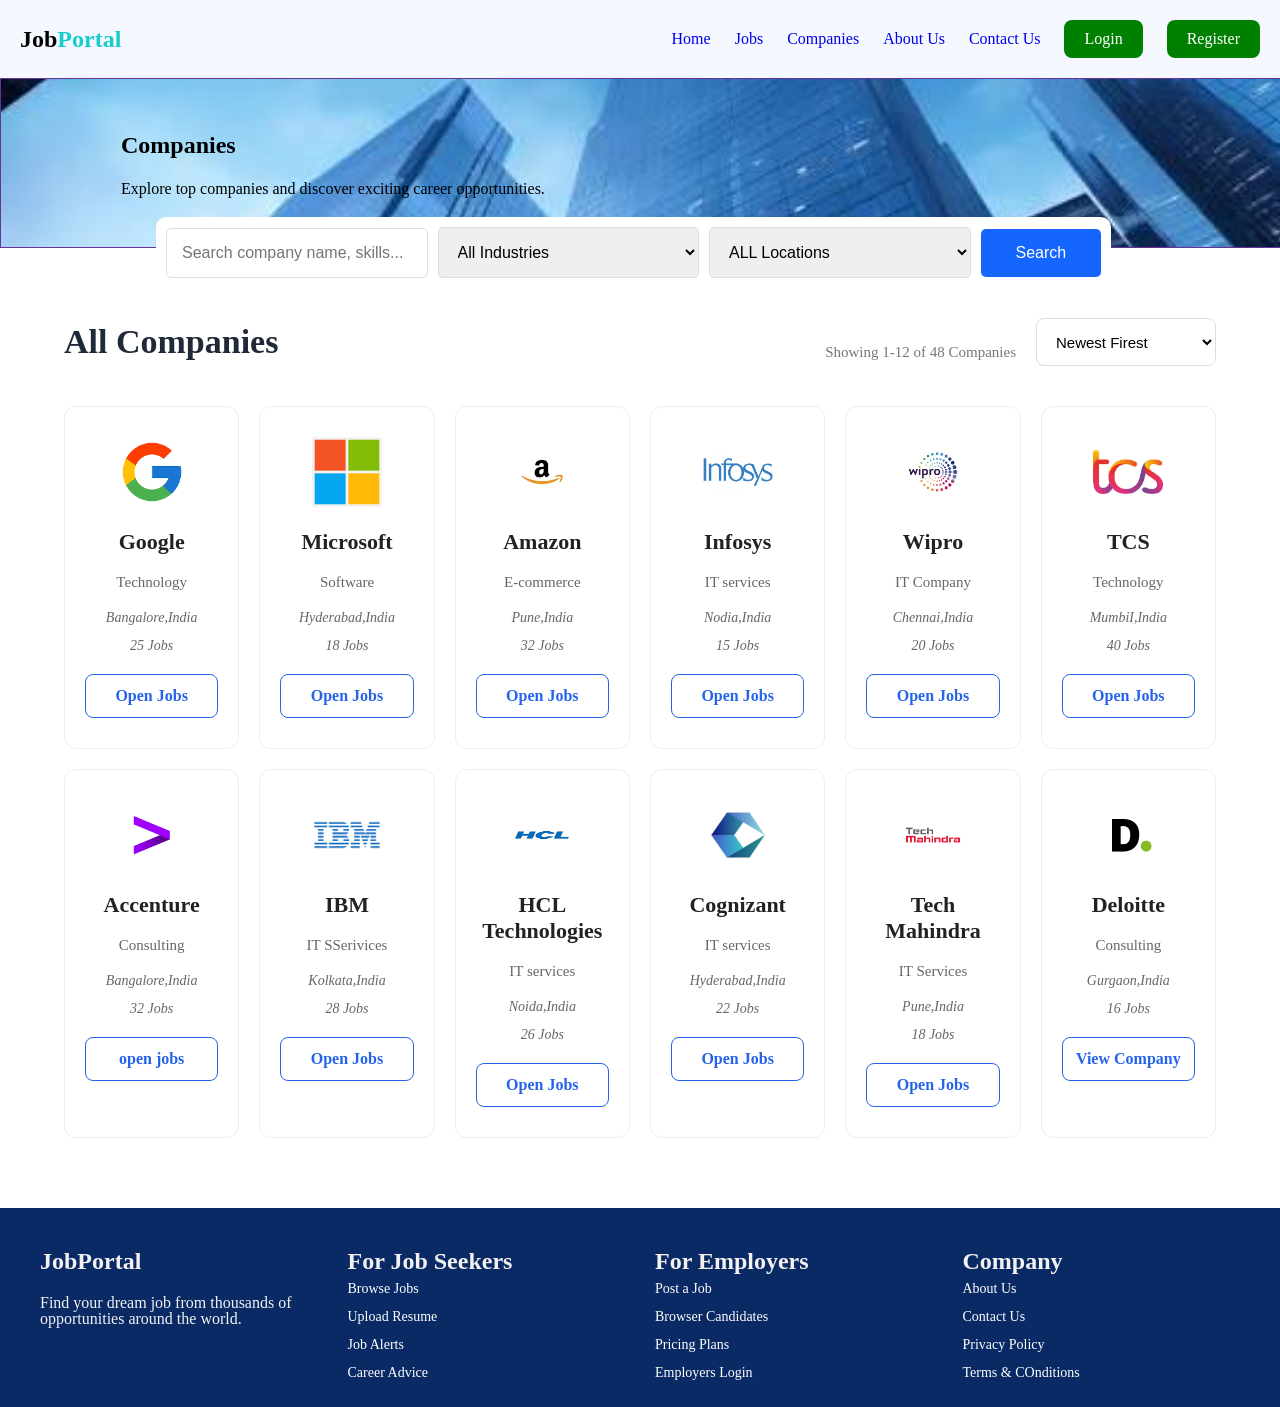
<file: JobNest/companies.html>
<!doctype html>
<html lang="en">
  <head>
    <meta charset="UTF-8" />
    <title>Companies - JobNest</title>

    <style>
      * {
        margin: 0;
        padding: 0;
        box-sizing: border-box;
      }
      header {
        display: flex;
        justify-content: space-between;
        align-items: center;
        padding: 20px;
        background: #f5f9ff;
        color: white;
      }
      .section-project h2 {
        font-size: 32px;
        color: #222;
      }
      .logo span {
        color: rgb(22, 204, 204);
      }
      .logo {
        color: black;
      }

      nav a {
        margin-left: 20px;
        text-decoration: none;
      }
      button {
        padding: 10px 20px;
        border-radius: 8px;
      }
      .btn {
        display: inline-block;
        text-decoration: none;
        background: green;
        color: white;
        border-radius: 5px;
        padding: 10px 20px;
        border-radius: 8px;
        box-shadow: darkgreen;
      }

      .hero {
        width: 1366px;
        height: 170px;
        border: 1px solid rebeccapurple;
        background-image: url("./images/images\ -\ Copy.jpg");
        background-size: 1366px, cover;
        background-position: center -150px;
        background-repeat: no-repeat;
      }
      .hero-text {
        flex: 1;
        line-height: 2pc;
        padding: 50px;
        margin-left: 70px;
        color: black;
      }
      /* .hero-text span {
        color: blueviolet;
      } */
      p {
        line-height: 1;
        margin-top: 20px;
      }

      .search-box {
        width: 80%;
        margin: 40px auto;
        background: #fff;
        padding: 10px;
        border-radius: 10px;
        display: flex;
        gap: 10px;
        align-items: center;
        margin-left: 35px;
        margin-top: 20px;
      }
      .search-box input,
      .search-box select {
        flex: 1;
        padding: 15px;
        border: 1px solid #ddd;
        border-radius: 5px;
        font-size: 16px;
        outline: none;
      }

      .search-box button {
        padding: 15px 35px;
        background: #1565ff;
        color: white;
        border: none;
        border-radius: 5px;
        font-size: 16px;
        cursor: pointer;
      }
      .search-box button:hover {
        background: #0048d8;
      }

      /*=====Companies section=====*/
      .companies {
        width: 90%;
        margin: 70px auto;
      }

      .company-header {
        display: flex;
        justify-content: space-between;
        align-items: center;
        margin-bottom: 40px;
      }
      .company-header h2 {
        font-size: 34px;
        font-weight: 700;
        color: #1f2937;
      }
      .company-filter {
        display: flex;
        align-items: center;
        gap: 20px;
      }
      .company-filter p {
        font-size: 15px;
        color: #777;
      }
      .company-filter select {
        width: 180px;
        height: 48px;
        border: 1px solid #ddd;
        border-radius: 8px;
        padding: 0 15px;
        font-size: 15px;
        outline: none;
        cursor: pointer;
        background: #fff;
      }

      .company-grid {
        display: grid;
        grid-template-columns: repeat(6, 1fr);
        gap: 20px;
      }
      .company-card {
        background: #fff;
        border: 1px solid #eee;
        border-radius: 12px;
        text-align: center;
        padding: 30px 20px;
        transition: 0.3s;
      }
      .company-card:hover {
        transform: translate(-6px);
        box-shadow: 0 10px 25px rgba(0, 0, 0, 0.08);
      }
      .company-card img {
        width: 70px;
        height: 70px;
        object-fit: contain;
        margin-bottom: 18px;
      }
      .company-card h3 {
        font-size: 22px;
        margin-bottom: 8px;
        color: #222;
      }
      .company-card p {
        color: #666;
        margin-bottom: 18px;
        font-size: 15px;
      }
      .info {
        display: flex;
        flex-direction: column;
        gap: 10px;
        margin-bottom: 20px;
      }
      .info i {
        color: #666;
        font-size: 14px;
      }
      .company-card a {
        display: inline-block;
        width: 100%;
        text-decoration: none;
        border: 1px solid #2563eb;
        color: #2563eb;
        padding: 12px;
        border-radius: 8px;
        font-weight: 600;
        transition: 0.3s;
      }
      .company-card a:hover {
        background: #2563eb;
        color: #fff;
      }
      /*====== Hover Effect =====*/
      .company-card {
        transition: 0.3c ease;
      }
      /* .company-card:hover {
        transform: translate(-8px);
        box-shadow: 0 12px 25px rgba(0, 0, 0, 0.12);
      }
      .company-grid {
        grid-template-columns: repeat(4, 1fr);
      } */

      .site-footer {
        background: #0a2a66;
        color: hsl(0, 11%, 95%);
        padding: 40px 20px 20px; /*upar 40px, niche 20px*/
        margin-top: 50px; /*upar wale content se gap*/
      }

      .footer-container {
        display: grid;
        grid-template-columns: repeat(4, 1fr); /*4 barabar column banega*/
        gap: 30px; /*column ke bich gap*/
        max-width: 1200px;
        margin: 0 auto; /*bich me*/
      }

      .footer-col ul {
        list-style: none; /*dot hata do*/
        padding: 0;
      }

      .footer-col a {
        text-decoration: none; /*underline hata do*/
        color: white;
        font-size: 14px;
        line-height: 2; /*line ke beech gap*/
      }

      .footer-buttom {
        text-align: center;
        border-top: 1px solid #ddd; /*upar halki line*/
        margin-top: 30px;
        padding-top: 20px;
        font-size: 13px;
      }
      .f {
        text-align: center;
        padding: 20px;
      }
      nav ul {
        list-style: none;
        display: flex;
        gap: 20px;
      }
      nav ul li {
        text-decoration: none;
        color: blue;
        padding: 10px;
      }
    </style>
  </head>
  <body>
    <header class="container">
      <h2 class="logo">Job<span>Portal</span></h2>

      <nav>
        <a href="jobportal.html">Home</a>
        <a href="jobs.html">Jobs</a>
        <a href="companies.html">Companies</a>
        <a href="About.html">About Us</a>
        <a href="contact.html">Contact Us</a>

        <a href="login.html" class="btn">Login</a>
        <a href="register.html" class="btn">Register</a>
      </nav>
    </header>

    <section class="container">
      <div class="hero">
        <div class="hero-text">
          <h1>Companies</h1>
          <p>
            Explore top companies and discover exciting career opportunities.
          </p>

          <div class="search-box">
            <input type="text" placeholder="Search company name, skills..." />
            <select>
              <option>All Industries</option>
              <option>IT services</option>
              <option>Software</option>
              <option>Banking</option>
              <option>Finance</option>
              <option>Education</option>
              <option>E-Commerce</option>
              <option>Healthcare</option>
            </select>

            <select>
              <option>ALL Locations</option>
              <option>Bangalore</option>
              <option>Hyderabad</option>
              <option>Pune</option>
              <option>Mumbi</option>
              <option>Chenni</option>
              <option>Delhi</option>
              <option>Noida</option>
            </select>

            <button class="searcbuttoh-btn">Search</button>
          </div>
        </div>
      </div>
    </section>

    <main class="companies">
      <div class="company-header">
        <h2>All Companies</h2>

        <div class="company-filter">
          <p>Showing 1-12 of 48 Companies</p>
          <select>
            <option>Newest Firest</option>
            <option>Oldest Firest</option>
            <option>A - Z</option>
            <option>Z - A</option>
          </select>
        </div>
      </div>

      <div class="company-grid">
        <!--company 1-->
        <div class="company-card">
          <img src="./images/images (9).png" />
          <h3>Google</h3>
          <p>Technology</p>

          <div class="info">
            <span><i class="fa-solid fa-location-dot">Bangalore,India</i></span>
            <span><i class="fa-solid fa-briefcase">25 Jobs</i></span>
          </div>
          <a href="#">Open Jobs</a>
        </div>

        <!--company 2-->
        <div class="company-card">
          <img src="./images/microsoft_logo.svg" />
          <h3>Microsoft</h3>
          <p>Software</p>

          <div class="info">
            <span><i class="fa-solid fa-location-dot">Hyderabad,India</i></span>
            <span><i class="fa-solid fa-briefcase">18 Jobs</i></span>
          </div>
          <a href="#">Open Jobs</a>
        </div>

        <!--company 3-->
        <div class="company-card">
          <img src="./images/images (4).jpg" />
          <h3>Amazon</h3>
          <p>E-commerce</p>

          <div class="info">
            <span><i class="fa-solid fa-location-dot">Pune,India</i></span>
            <span><i class="fa-solid fa-briefcase">32 Jobs</i></span>
          </div>
          <a href="#">Open Jobs</a>
        </div>

        <!--company 4-->
        <div class="company-card">
          <img src="./images/Infosys-Logo-500x313.png" />
          <h3>Infosys</h3>
          <p>IT services</p>

          <div class="info">
            <span><i class="fa-solid fa-location-dot">Nodia,India</i></span>
            <span><i class="fa-solid fa-briefcase">15 Jobs</i></span>
          </div>
          <a href="#">Open Jobs</a>
        </div>

        <!--company 5-->
        <div class="company-card">
          <img src="./images/images (4).png" />
          <h3>Wipro</h3>
          <p>IT Company</p>

          <div class="info">
            <span><i class="fa-solid fa-location-dot">Chennai,India</i></span>
            <span><i class="fa-solid fa-briefcase">20 Jobs</i></span>
          </div>
          <a href="#">Open Jobs</a>
        </div>

        <!--company 6-->
        <div class="company-card">
          <img src="./images/images (2).jpg" />
          <h3>TCS</h3>
          <p>Technology</p>

          <div class="info">
            <span><i class="fa-solid fa-location-dot">MumbiI,India</i></span>
            <span><i class="fa-solid fa-briefcase">40 Jobs</i></span>
          </div>
          <a href="#">Open Jobs</a>
        </div>

        <!--company 7-->
        <div class="company-card">
          <img src="./images/images (5).png" />
          <h3>Accenture</h3>
          <p>Consulting</p>

          <div class="info">
            <span><i class="fa-solid fa-location-dot">Bangalore,India</i></span>
            <span><i class="fa-solid fa-briefcase">32 Jobs</i></span>
          </div>
          <a href="#">open jobs</a>
        </div>

        <!--company 8-->
        <div class="company-card">
          <img src="./images/images (6).png" />
          <h3>IBM</h3>
          <p>IT SSerivices</p>

          <div class="info">
            <span><i class="fa-solid fa-location-dot">Kolkata,India</i></span>
            <span><i class="fa-solid fa-briefcase">28 Jobs</i></span>
          </div>
          <a href="#">Open Jobs</a>
        </div>

        <!--company 9-->
        <div class="company-card">
          <img src="./images/images (7).png" />
          <h3>HCL Technologies</h3>
          <p>IT services</p>

          <div class="info">
            <span><i class="fa-solid fa-location-dot">Noida,India</i></span>
            <span><i class="fa-solid fa-briefcase">26 Jobs</i></span>
          </div>
          <a href="#">Open Jobs</a>
        </div>

        <!--company 10-->
        <div class="company-card">
          <img src="./images/images (3).jpg" />
          <h3>Cognizant</h3>
          <p>IT services</p>

          <div class="info">
            <span><i class="fa-solid fa-location-dot">Hyderabad,India</i></span>
            <span><i class="fa-solid fa-briefcase">22 Jobs</i></span>
          </div>
          <a href="#">Open Jobs</a>
        </div>

        <!--company 11-->
        <div class="company-card">
          <img src="./images/images (8).png" />
          <h3>Tech Mahindra</h3>
          <p>IT Services</p>

          <div class="info">
            <span><i class="fa-solid fa-location-dot">Pune,India</i></span>
            <span><i class="fa-solid fa-briefcase">18 Jobs</i></span>
          </div>
          <a href="#">Open Jobs</a>
        </div>

        <!--company 12-->
        <div class="company-card">
          <img src="./images/DeloitteNewSmall.png" />
          <h3>Deloitte</h3>
          <p>Consulting</p>

          <div class="info">
            <span><i class="fa-solid fa-location-dot">Gurgaon,India</i></span>
            <span><i class="fa-solid fa-briefcase">16 Jobs</i></span>
          </div>
          <a href="#">View Company</a>
        </div>
      </div>
    </main>

    <footer class="site-footer">
      <div class="footer-container">
        <div class="footer-col">
          <!--col 1: about us-->
          <h2>JobPortal</h2>
          <p>
            Find your dream job from thousands of opportunities around the
            world.
          </p>
        </div>

        <div class="footer-col">
          <!--col 2: quick links-->
          <h2>For Job Seekers</h2>
          <ul>
            <li><a href="#">Browse Jobs</a></li>
            <li><a href="#">Upload Resume</a></li>
            <li><a href="#">Job Alerts</a></li>
            <li><a href="#">Career Advice</a></li>
          </ul>
        </div>

        <div class="footer-col">
          <!--col 3:customer service-->
          <h2>For Employers</h2>
          <ul>
            <li><a href="#">Post a Job</a></li>
            <li><a href="#">Browser Candidates</a></li>
            <li><a href="#">Pricing Plans</a></li>
            <li><a href="#">Employers Login</a></li>
          </ul>
        </div>

        <div class="footer-col">
          <!--col 4: contact us-->
          <h2>Company</h2>
          <ul>
            <li><a href="#">About Us</a></li>
            <li><a href="#">Contact Us</a></li>
            <li><a href="#">Privacy Policy</a></li>
            <li><a href="#">Terms & COnditions</a></li>
          </ul>
        </div>
      </div>
    </footer>
  </body>
</html>
</file>
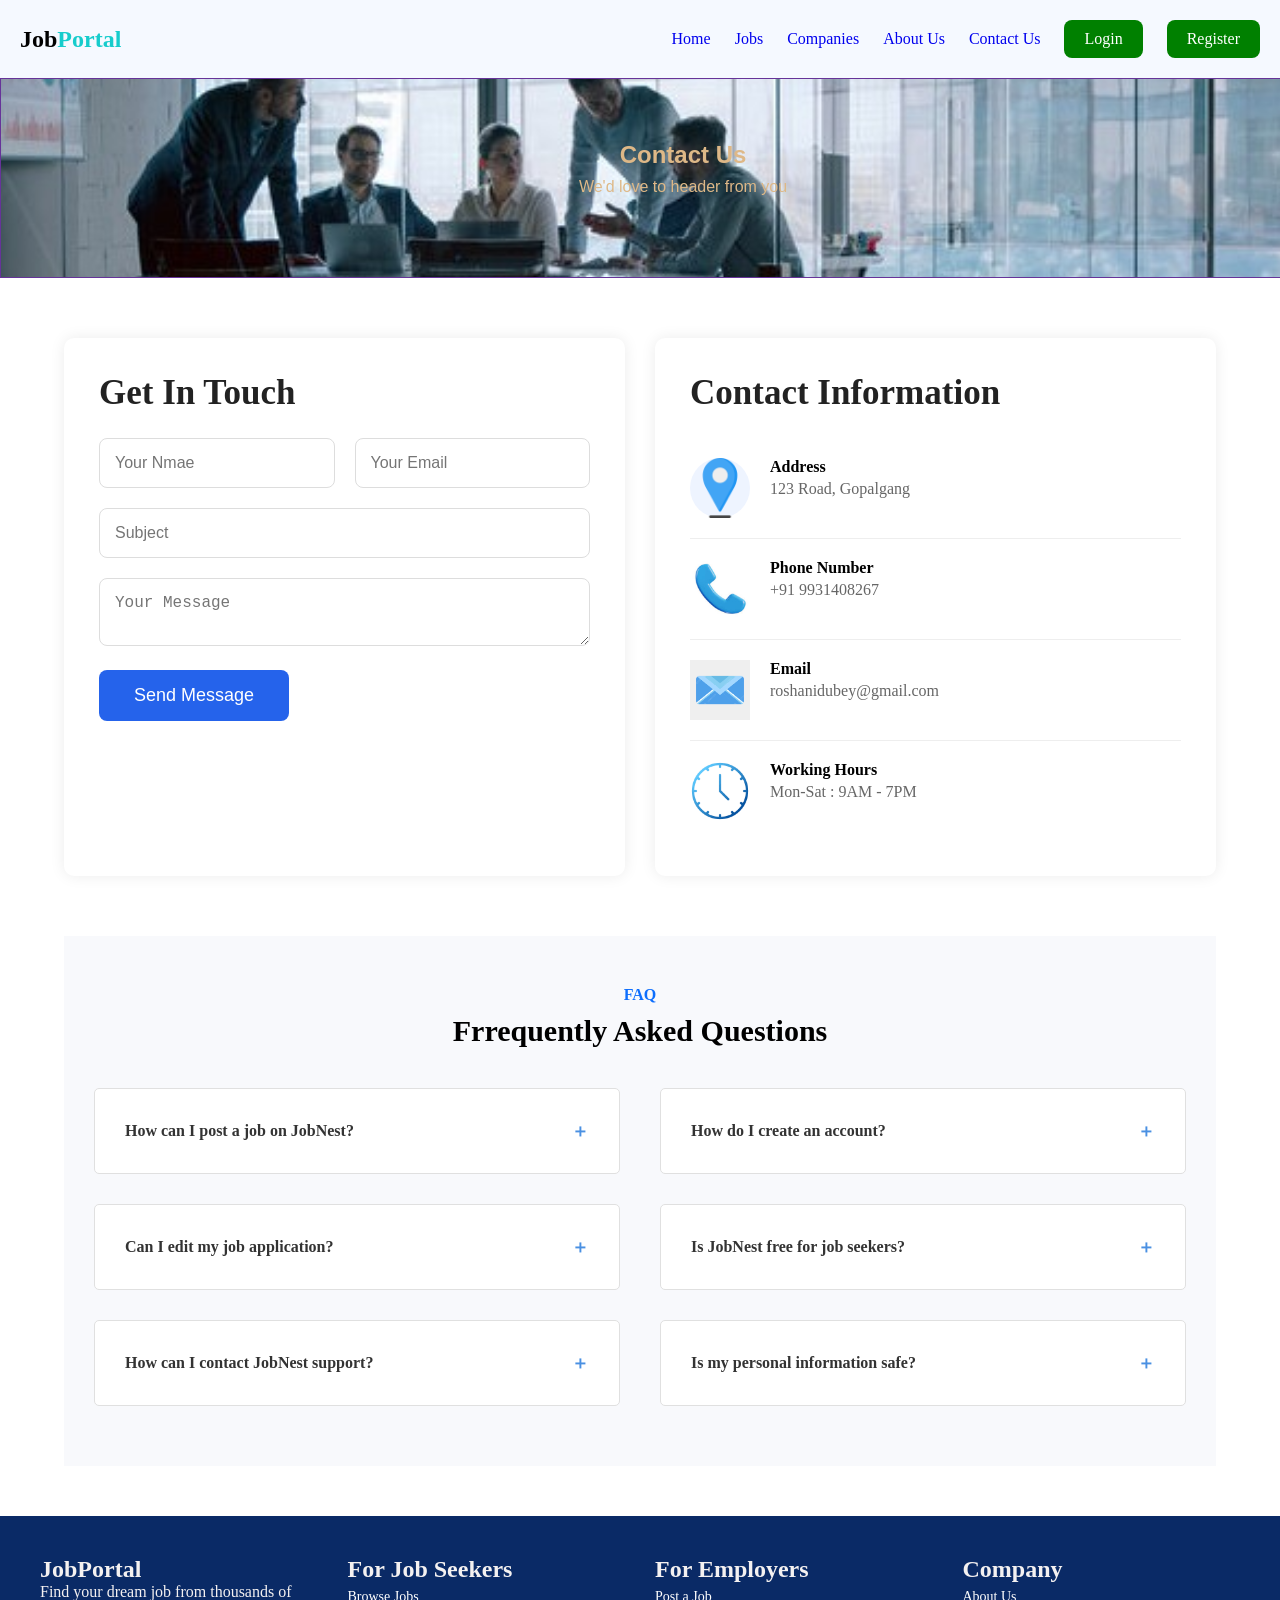
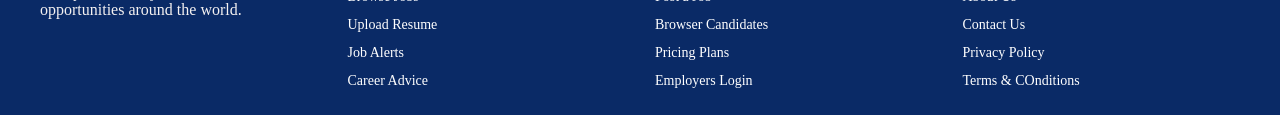
<file: JobNest/contact.html>
<!doctype html>
<html lang="en">
  <head>
    <meta charset="UTF-8" />
    <meta name="viewport" content="width=device-width, initial-scale=1.0" />
    <title>contact me</title>

    <style>
      * {
        margin: 0;
        padding: 0;
        box-sizing: border-box;
      }
      header {
        display: flex;
        justify-content: space-between;
        align-items: center;
        padding: 20px;
        background: #f5f9ff;
        color: white;
      }
      .section-project h2 {
        font-size: 32px;
        color: #222;
      }
      .logo span {
        color: rgb(22, 204, 204);
      }
      .logo {
        color: black;
      }

      nav a {
        margin-left: 20px;
        text-decoration: none;
      }
      button {
        padding: 10px 20px;
        border-radius: 8px;
      }
      .btn {
        display: inline-block;
        text-decoration: none;
        background: green;
        color: white;
        border-radius: 5px;
        padding: 10px 20px;
        border-radius: 8px;
        box-shadow: darkgreen;
      }

      .hero {
        width: 1366px;
        height: 200px;
        border: 1px solid rebeccapurple;
        background:
          /* linear-gradient(rgba(0, 41, 102, 0.75), rgba(0, 41, 102, 0.75)), */ url("./images/360_F_514204772_mT0EpTdZkScyiRPn2PInaKaqd88QGrzE.jpg");
        background-size: 1366px, cover;
        background-position: center -30px;
        background-repeat: no-repeat;
      }

      .hero-text {
        text-align: center;
        flex: 1;
        line-height: 2pc;
        padding: 60px;
        color: burlywood;
      }
      .hero-text h1 {
        font-family: Arial, Helvetica, sans-serif;
      }
      .hero-text p {
        font-family: Arial, sans-serif;
      }

      .contact {
        width: 90%;
        max-width: 1200px;
        margin: 60px auto;
        display: flex;
        gap: 30px;
      }
      .contact-left,
      .contact-right {
        flex: 1;
        background: #fff;
        padding: 35px;
        border-radius: 10px;
        box-shadow: 0 0 15px rgba(0, 0, 0, 0.08);
      }
      .contact-left h2 {
        font-size: 35px;
        color: #222;
        margin-bottom: 25px;
      }
      .contact-left p {
        color: #666;
        line-height: 1.7;
        margin-bottom: 25px;
      }
      .row {
        display: flex;
        gap: 20px;
      }
      .row input {
        width: 50%;
      }
      .contact-left input,
      .contact-left textarea {
        width: 100%;
        padding: 15px;
        border: 1px solid #ddd;
        border-radius: 8px;
        font-size: 16px;
        margin-bottom: 20px;
        outline: none;
      }
      /* .contact-left textarea {
        height: 18px;
        resize: none;
      } */
      .contact-left button {
        background: #2563eb;
        color: #fff;
        border: none;
        padding: 15px 35px;
        border-radius: 8px;
        font-size: 18px;
        cursor: pointer;
      }
      .contact-left button:hover {
        background: #1d4ed8;
      }

      .contact-right h2 {
        font-size: 35px;
        color: #222;
        margin-bottom: 25px;
      }
      .box {
        display: flex;
        align-items: flex-start;
        gap: 20px;
        padding: 20px 0;
        border-bottom: 1px solid #eee;
      }
      .box:last-child {
        border-bottom: none;
      }
      .icon {
        width: 60px;
        height: 60px;
        background: #eef4ff;
        color: #2563eb;
        border-radius: 50%;
        display: flex;
        justify-content: center;
        font-size: 26px;
        flex-shrink: 0; /*   */
      }
      .box h3 {
        font-size: 22px;
        color: #222;
        margin-bottom: 8px;
      }
      .box p {
        color: #666;
        font-size: 16px;
        line-height: 1.6;
      }
      /*=====faq section=====*/
      .faq-section {
        width: 90%;
        margin: 50px auto;
        background: #f8f9fc;
        padding: 50px 30px;
        border-radius: 10pxx;
      }
      .faq-title {
        text-align: center;
        color: #0d6efd;
        font-weight: bold;
        margin-bottom: 10px;
      }
      .faq-section h2 {
        text-align: center;
        margin-bottom: 40px;
        font-size: 30px;
      }
      .faq-container {
        display: grid;
        grid-template-columns: repeat(2, 1fr); /*1 se 2 column*/
        gap: 20px 40px;
      }
      /* .faq-box {
        background: #fff;
        padding: 22px 25px;
        border-radius: 8px;
        display: flex;
        justify-content: space-between;
        text-align: center;
        box-shadow: 0 2px 10px rgba(0, 0, 0, 0.08);
        font-size: 18px;
        font-weight: 500;
        cursor: pointer;
      } */
      .faq-box:hover {
        transform: translateY(-2px);
        transition: 0.3s;
      }

      .site-footer {
        background: #0a2a66;
        color: hsl(0, 11%, 95%);
        padding: 40px 20px 20px; /*upar 40px, niche 20px*/
        margin-top: 50px; /*upar wale content se gap*/
      }

      .footer-container {
        display: grid;
        grid-template-columns: repeat(4, 1fr); /*4 barabar column banega*/
        gap: 30px; /*column ke bich gap*/
        max-width: 1200px;
        margin: 0 auto; /*bich me*/
      }

      .footer-col ul {
        list-style: none; /*dot hata do*/
        padding: 0;
      }

      .footer-col a {
        text-decoration: none; /*underline hata do*/
        font-size: 14px;
        line-height: 2; /*line ke beech gap*/
        color: white;
      }

      .footer-buttom {
        text-align: center;
        border-top: 1px solid #ddd; /*upar halki line*/
        margin-top: 30px;
        padding-top: 20px;
        font-size: 13px;
      }
      .f {
        text-align: center;
        padding: 20px;
      }
      nav ul {
        list-style: none;
        display: flex;
        gap: 20px;
      }
      nav ul li {
        text-decoration: none;
        color: blue;
        padding: 10px;
      }

      /* Main Details box ka style */
      details {
        border: 1px solid #e0e0e0;
        border-radius: 5px;
        margin-bottom: 10px;
        padding: 15px;
        background-color: #fff;
        transition: all 0.3s ease;
      }

      /* Jab box open ho tab background change ho */
      details[open] {
        background-color: #f4f7fe;
        border-color: #4a90e2;
      }

      /* Sawaal (Summary) ka style */
      summary {
        font-weight: bold;
        font-size: 16px;
        color: #333;
        cursor: pointer;
        list-style: none; /* Default arrow hatane ke liye */
        display: flex;
        justify-content: space-between;
        align-items: center;
        padding: 15px;
      }

      summary::-webkit-detalis-marker {
        display: none;
      }
      summary::after {
        content: "＋";
        font-size: 18px;
        color: #4a90e2;
        transition: transform 0.2s ease;
      }
      /* Jab open ho, tab '+' ko '×' ya '-' me badalna */
      details[open] summary::after {
        content: "－";
        transform: rotate(180deg);
      }
      /* 
      Jawab (Answer) ka style */
      .faq-answer {
        display: block;
        margin-top: 10px;
        color: #555;
        line-height: 1.6;
        font-size: 15px;
        padding: 10px 0;
      }
    </style>
  </head>
  <body>
    <header class="container">
      <h2 class="logo">Job<span>Portal</span></h2>

      <nav>
        <a href="jobportal.html">Home</a>
        <a href="jobs.html">Jobs</a>
        <a href="companies.html">Companies</a>
        <a href="About.html">About Us</a>
        <a href="#">Contact Us</a>
        <a href="login.html" class="btn">Login</a>
        <a href="register.html" class="btn">Register</a>
      </nav>
    </header>

    <section clas="container">
      <div class="hero">
        <div class="hero-text">
          <h1>Contact Us</h1>
          <p>We'd love to header from you</p>
        </div>
      </div>
    </section>

    <main class="contact">
      <div class="contact-left">
        <h2>Get In Touch</h2>

        <div class="row">
          <input type="text" placeholder="Your Nmae" />
          <input type="Email" placeholder="Your Email" />
        </div>

        <input type="text" placeholder="Subject" />
        <textarea placeholder="Your Message"></textarea>
        <button>Send Message</button>
      </div>

      <div class="contact-right">
        <h2>Contact Information</h2>
        <div class="box">
          <div class="icon">
            <img src="./images/6948631.png" />
          </div>
          <div>
            <h4>Address</h4>
            <p>123 Road, Gopalgang</p>
          </div>
        </div>

        <div class="box">
          <div class="icon">
            <img src="./images/images (4) - Copy.jpg" />
          </div>
          <div>
            <h4>Phone Number</h4>
            <p>+91 9931408267</p>
          </div>
        </div>

        <div class="box">
          <div class="icon">
            <img src="./images/images (11).png" />
          </div>
          <div>
            <h4>Email</h4>
            <p>roshanidubey@gmail.com</p>
          </div>
        </div>

        <div class="box">
          <div class="icon">
            <img src="./images/images (10).png" />
          </div>
          <div>
            <h4>Working Hours</h4>
            <p>Mon-Sat : 9AM - 7PM</p>
          </div>
        </div>
      </div>
    </main>

    <!--faq section-->
    <section class="faq-section">
      <p class="faq-title">FAQ</p>
      <h2>Frrequently Asked Questions</h2>

      <div class="faq-container">
        <details class="faq-box">
          <summary>How can I post a job on JobNest&#63;</summary>
          <p class="faq-answer">
            Log in as an employer, click post a Job, fill in the details, and
            publish.
          </p>
        </details>

        <details class="faq-box">
          <summary>How do I create an account&#63;</summary>
          <p class="faq-answer">
            Click Register, Fill in your details, and create your account.
          </p>
        </details>

        <details class="faq-box">
          <summary>Can I edit my job application&#63;</summary>
          <p class="faq-answer">
            Yes, JobNest is Completely free for job seekers.
          </p>
        </details>

        <details class="faq-box">
          <summary>Is JobNest free for job seekers&#63;</summary>
          <p class="faq-answer">
            Yes, you can edit your application before the deadline.
          </p>
        </details>

        <details class="faq-box">
          <summary>How can I contact JobNest support&#63;</summary>
          <p class="faq-answer">
            Contact us through the Contact Us page, email or phone.
          </p>
        </details>

        <details class="faq-box">
          <summary>Is my personal information safe&#63;</summary>
          <p class="faq-answer">
            Yes, your personal information is protected and kept secure.
          </p>
        </details>
      </div>
    </section>

    <footer class="site-footer">
      <div class="footer-container">
        <div class="footer-col">
          <!--col 1: about us-->
          <h2>JobPortal</h2>
          <p>
            Find your dream job from thousands of opportunities around the
            world.
          </p>
        </div>

        <div class="footer-col">
          <!--col 2: quick links-->
          <h2>For Job Seekers</h2>
          <ul>
            <li><a href="#">Browse Jobs</a></li>
            <li><a href="#">Upload Resume</a></li>
            <li><a href="#">Job Alerts</a></li>
            <li><a href="#">Career Advice</a></li>
          </ul>
        </div>

        <div class="footer-col">
          <!--col 3:customer service-->
          <h2>For Employers</h2>
          <ul>
            <li><a href="#">Post a Job</a></li>
            <li><a href="#">Browser Candidates</a></li>
            <li><a href="#">Pricing Plans</a></li>
            <li><a href="#">Employers Login</a></li>
          </ul>
        </div>

        <div class="footer-col">
          <!--col 4: contact us-->
          <h2>Company</h2>
          <ul>
            <li><a href="#">About Us</a></li>
            <li><a href="#">Contact Us</a></li>
            <li><a href="#">Privacy Policy</a></li>
            <li><a href="#">Terms & COnditions</a></li>
          </ul>
        </div>
      </div>
    </footer>
  </body>
</html>
</file>
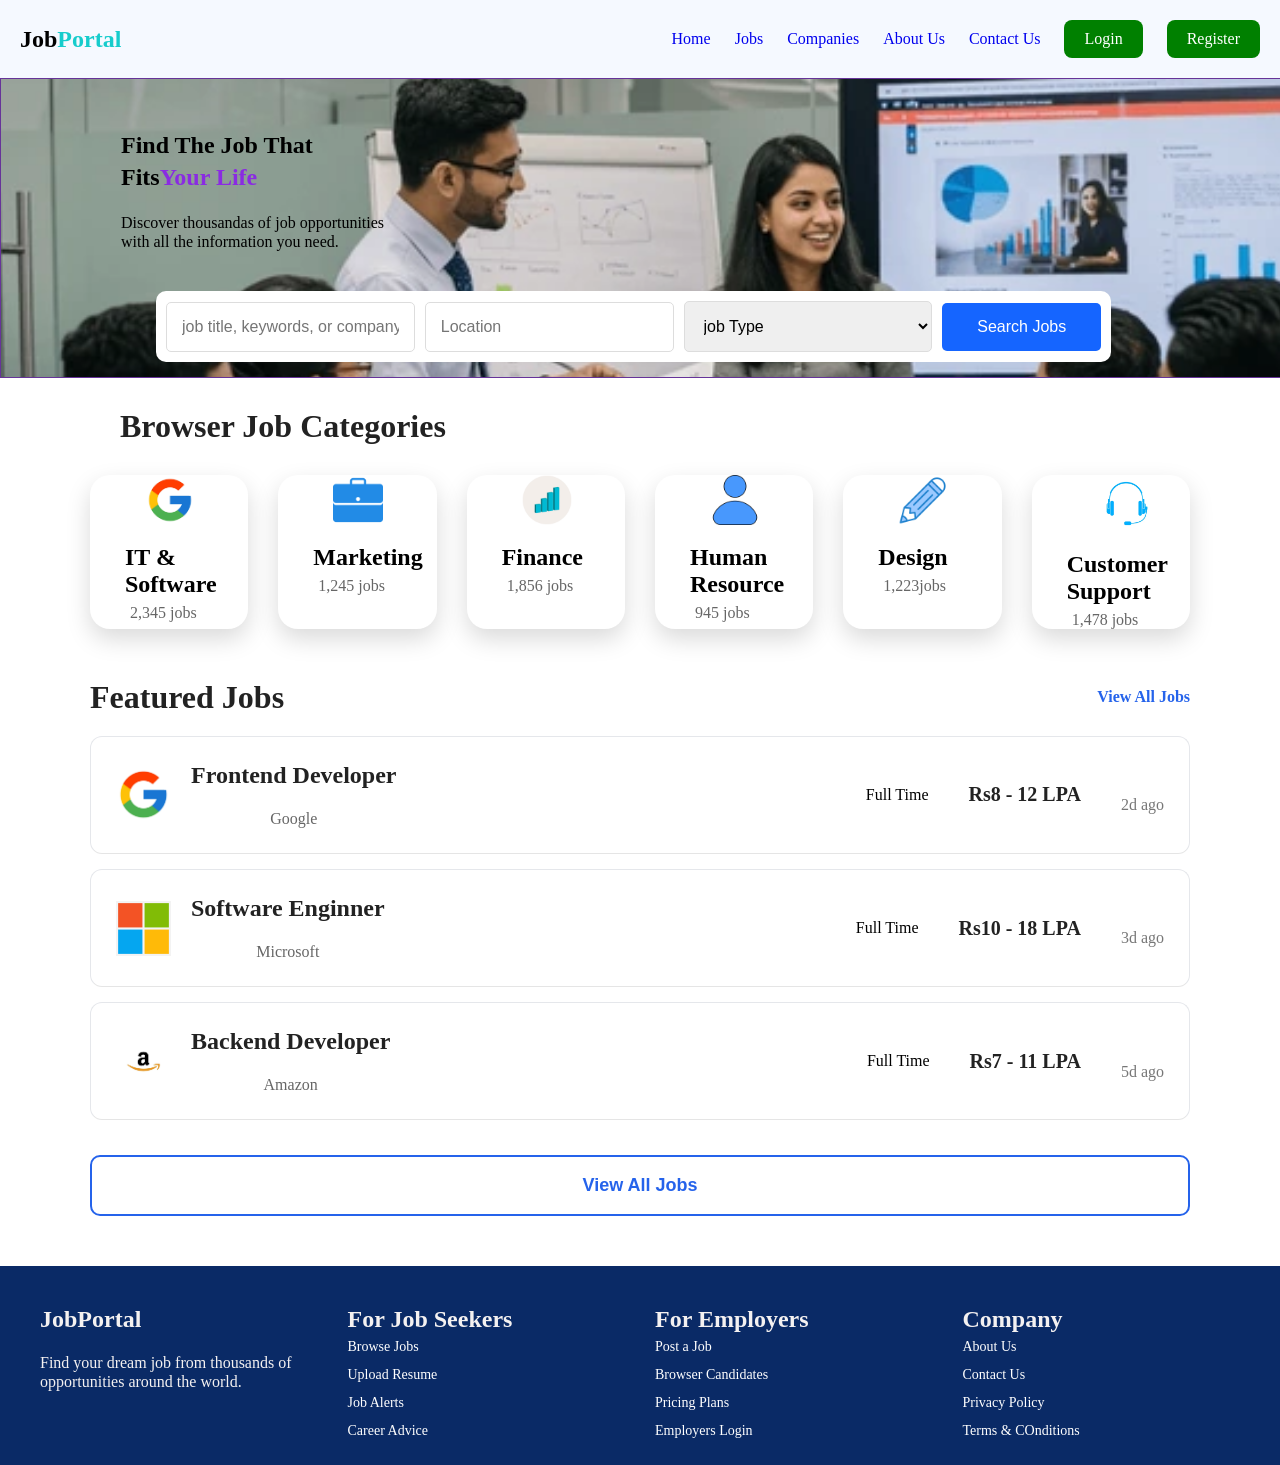
<file: JobNest/jobportal.html>
<!doctype html>
<html lang="en">
  <head>
    <meta charset="UTF-8" />
    <title>Find your Dream Job</title>
    <style>
      * {
        margin: 0;
        padding: 0;
        box-sizing: border-box;
      }
      header {
        display: flex;
        justify-content: space-between;
        align-items: center;
        padding: 20px;
        background: #f5f9ff;
        color: white;
      }
      .section-project h2 {
        font-size: 32px;
        color: #222;
      }
      .logo span {
        color: rgb(22, 204, 204);
      }
      .logo {
        color: black;
      }
      nav a {
        margin-left: 20px;
        text-decoration: none;
        transition: 0.3s;
      }

      button {
        padding: 10px 20px;
        border-radius: 8px;
      }
      .btn {
        display: inline-block;
        text-decoration: none;
        background: green;
        color: white;
        border-radius: 5px;
        padding: 10px 20px;
        border-radius: 8px;
        box-shadow: darkgreen;
      }

      .hero {
        width: 1366px;
        height: 300px;
        border: 1px solid rebeccapurple;
        background:
          /* linear-gradient(rgba(0, 41, 102, 0.75), rgba(0, 41, 102, 0.75)), */ url("./images/group-4-indian-corporate-professionals-600nw-2646166281.webp");
        background-size: 1366px, cover;
        background-position: center -260px;
        background-repeat: no-repeat;
      }
      .hero-text {
        flex: 1;
        line-height: 2pc;
        padding: 50px;
        margin-left: 70px;
      }
      .hero-text span {
        color: blueviolet;
      }
      p {
        line-height: 1.2;
        margin-top: 20px;
      }

      .search-box {
        width: 80%;
        margin: 40px auto;
        background: #fff;
        padding: 10px;
        border-radius: 10px;
        display: flex;
        gap: 10px;
        align-items: center;
        margin-left: 35px;
      }
      .search-box input,
      .search-box select {
        flex: 1;
        padding: 15px;
        border: 1px solid #ddd;
        border-radius: 5px;
        font-size: 16px;
        outline: none;
      }

      .search-box button {
        padding: 15px 35px;
        background: #1565ff;
        color: white;
        border: none;
        border-radius: 5px;
        font-size: 16px;
        cursor: pointer;
      }
      .search-box button:hover {
        background: #0048d8;
      }
      .cards {
        display: flex;
        justify-content: center;
        gap: 30px;
        padding: 90px;
        margin-top: -90px;
      }
      .card {
        width: 320px;
        background: #fff;
        border-radius: 20px;
        overflow: hidden;
        box-shadow: 0 10px 25px rgba(0, 0, 0, 0.15);
        transition: 0.4s;
      }
      .card:hover {
        transform: translatey(-10px);
        box-shadow: 0 20px 40px rgba(0, 0, 0, 0.2);
      }
      .card img {
        width: 100%;
        /* height: 100px; */
        object-fit: cover;
      }
      .card h3 {
        padding: 15px;
        font-size: 24px;
        margin-left: 20px;
      }
      .card p {
        /* padding: 0 15px 20px; */
        color: #666;
        margin-top: -10px;
        margin-left: 40px;
      }
      .section-p {
        padding: 30px;
        margin-left: 90px;
      }

      /*artical*/
      .featured-jobs {
        width: 90%;
        max-width: 1100px;
        margin: 50px auto;
        margin-top: -40px;
      }

      .heading {
        display: flex;
        justify-content: space-between;
        align-items: center;
        margin-bottom: 20px;
      }
      .heading h2 {
        font-size: 32px;
        color: #222;
      }

      .heading a {
        text-decoration: none;
        color: #2563eb;
        font-weight: 600;
      }
      .job-card {
        background: #fff;
        border: 1px solid #e5e7eb;
        border-radius: 12px;
        padding: 25px;
        display: flex;
        justify-content: space-between;
        text-align: center;
        margin-bottom: 15px;
        border-bottom: 1px solid #e5e5e5;
        transition: 3s;
      }

      .job-card:hover {
        box-shadow: 0 5px 20px rgba(0, 0, 0, 0.08);
      }
      .job-left {
        display: flex;
        align-items: center;
        gap: 20px;
      }
      .job-left img {
        width: 55px;
        height: 55px;
        object-fit: contain;
      }
      .job-left h3 {
        font-size: 24px;
        margin-bottom: 8px;
        color: #222;
      }
      .job-left p {
        color: #666;
        font-size: 16px;
      }
      .job-right {
        display: flex;
        align-items: center;
        gap: 40px;
      }
      .badge {
        background: #dcfce7;
        color: #16a34a;
        padding: 18px 18px;
        border-radius: 6px;
        font-size: 14px;
        font-weight: bold;
      }
      .job-right h4 {
        font-size: 20px;
        color: #222;
      }
      .job-right p {
        color: #777;
      }
      .view-btn {
        width: 100%;
        padding: 18px;
        margin-top: 20px;
        border: 2px solid #2563eb;
        background: #fff;
        color: #2563eb;
        font-size: 18px;
        font-weight: bold;
        border-radius: 10px;
        cursor: pointer;
      }
      /* .view-btn button {
        width: 100%;
        padding: 15px;
        background: white;
        color: #0d6efd;
        border: 1px solid #0d6efd;
        border-radius: 6px;
        font-size: 16px;
        cursor: pointer;
      } */
      .view-btn:hover {
        background: #2563eb;
        color: #fff;
      }

      .site-footer {
        background: #0a2a66;
        color: hsl(0, 11%, 95%);
        padding: 40px 20px 20px; /*upar 40px, niche 20px*/
        margin-top: 50px; /*upar wale content se gap*/
      }

      .footer-container {
        display: grid;
        grid-template-columns: repeat(4, 1fr); /*4 barabar column banega*/
        gap: 30px; /*column ke bich gap*/
        max-width: 1200px;
        margin: 0 auto; /*bich me*/
      }

      .footer-col ul {
        list-style: none; /*dot hata do*/
        padding: 0;
      }

      .footer-col a {
        text-decoration: none; /*underline hata do*/
        font-size: 14px;
        line-height: 2; /*line ke beech gap*/
        color: white;
      }

      .footer-buttom {
        text-align: center;
        border-top: 1px solid #ddd; /*upar halki line*/
        margin-top: 30px;
        padding-top: 20px;
        font-size: 13px;
      }
      .f {
        text-align: center;
        padding: 20px;
      }
      nav ul {
        list-style: none;
        display: flex;
        gap: 20px;
      }
      nav ul li {
        text-decoration: none;
        color: blue;
        padding: 10px;
      }
    </style>
  </head>
  <body>
    <header class="container">
      <h2 class="logo">Job<span>Portal</span></h2>

      <nav>
        <a href="jobportal.html">Home</a>
        <a href="jobs.html">Jobs</a>
        <a href="companies.html">Companies</a>
        <a href="About.html">About Us</a>
        <a href="#">Contact Us</a>

        <a href="login.html" class="btn">Login</a>
        <a href="register.html" class="btn">Register</a>
      </nav>
    </header>

    <section class="container">
      <div class="hero">
        <div class="hero-text">
          <h1>
            Find The Job That <br />
            Fits<span>Your Life</span>
          </h1>
          <p>
            Discover thousandas of job opportunities<br />
            with all the information you need.
          </p>

          <div class="search-box">
            <input type="text" placeholder="job title, keywords, or company" />

            <input type="text" placeholder="Location" />

            <select>
              <option>job Type</option>
              <option>Full Time</option>
              <option>Part Time</option>
              <option>intership</option>
              <option>Remote</option>
            </select>

            <button class="searcbuttoh-btn">Search Jobs</button>
          </div>
        </div>
      </div>
    </section>

    <div class="section-project">
      <h2 class="section-p">Browser Job Categories</h2>
    </div>

    <main class="cards">
      <div class="card">
        <a href="#">
          <img
            src="./images/images (9).png"
            style="width: 50px; height: auto; margin-left: 55px"
          />
        </a>
        <h3>IT & Software</h3>
        <p>2,345 jobs</p>
      </div>

      <div class="card">
        <a href="#">
          <img
            src="images/briefcase.png"
            style="width: 50px; height: auto; margin-left: 55px"
          />
        </a>
        <h3>Marketing</h3>
        <p>1,245 jobs</p>
      </div>

      <div class="card">
        <a href="#">
          <img
            src="images/bar-chart-isometric.jpg"
            style="width: 50px; height: auto; margin-left: 55px"
          />
        </a>
        <h3>Finance</h3>
        <p>1,856 jobs</p>
      </div>

      <div class="card">
        <a href="#">
          <img
            src="images/12533276.png"
            style="width: 50px; height: auto; margin-left: 55px"
          />
        </a>
        <h3>Human Resource</h3>
        <p>945 jobs</p>
      </div>

      <div class="card">
        <a href="#">
          <img
            src="images/2344200.png"
            style="width: 50px; height: auto; margin-left: 55px"
          />
        </a>
        <h3>Design</h3>
        <p>1,223jobs</p>
      </div>

      <div class="card">
        <a href="#">
          <img
            src="images/images.jpg"
            style="width: 80px; height: auto; margin-left: 55px"
          />
        </a>
        <h3>Customer Support</h3>
        <p>1,478 jobs</p>
      </div>
    </main>

    <article class="featured-jobs">
      <div class="heading">
        <h2>Featured Jobs</h2>
        <a href="#">View All Jobs</a>
      </div>

      <div class="job-card">
        <div class="job-left">
          <img src="./images/images (9).png" />

          <div>
            <h3>Frontend Developer</h3>
            <p>Google</p>
          </div>
        </div>

        <div class="job-right">
          <span class="badg">Full Time</span>
          <h4>Rs8 - 12 LPA</h4>
          <p>2d ago</p>
        </div>
      </div>

      <!--job 2-->
      <div class="job-card">
        <div class="job-left">
          <img src="images/microsoft_logo.svg" />

          <div>
            <h3>Software Enginner</h3>
            <p>Microsoft</p>
          </div>
        </div>

        <div class="job-right">
          <span class="badg">Full Time</span>
          <h4>Rs10 - 18 LPA</h4>
          <p>3d ago</p>
        </div>
      </div>

      <!--job 3-->
      <div class="job-card">
        <div class="job-left">
          <img src="./images/images (4).jpg" />

          <div>
            <h3>Backend Developer</h3>
            <p>Amazon</p>
          </div>
        </div>

        <div class="job-right">
          <span class="badg">Full Time</span>

          <h4>Rs7 - 11 LPA</h4>
          <p>5d ago</p>
        </div>
      </div>

      <button class="view-btn">View All Jobs</button>
    </article>

    <footer class="site-footer">
      <div class="footer-container">
        <div class="footer-col">
          <!--col 1: about us-->
          <h2>JobPortal</h2>
          <p>
            Find your dream job from thousands of opportunities around the
            world.
          </p>
        </div>

        <div class="footer-col">
          <!--col 2: quick links-->
          <h2>For Job Seekers</h2>
          <ul>
            <li><a href="#">Browse Jobs</a></li>
            <li><a href="#">Upload Resume</a></li>
            <li><a href="#">Job Alerts</a></li>
            <li><a href="#">Career Advice</a></li>
          </ul>
        </div>

        <div class="footer-col">
          <!--col 3:customer service-->
          <h2>For Employers</h2>
          <ul>
            <li><a href="#">Post a Job</a></li>
            <li><a href="#">Browser Candidates</a></li>
            <li><a href="#">Pricing Plans</a></li>
            <li><a href="#">Employers Login</a></li>
          </ul>
        </div>

        <div class="footer-col">
          <!--col 4: contact us-->
          <h2>Company</h2>
          <ul>
            <li><a href="#">About Us</a></li>
            <li><a href="#">Contact Us</a></li>
            <li><a href="#">Privacy Policy</a></li>
            <li><a href="#">Terms & COnditions</a></li>
          </ul>
        </div>
      </div>
    </footer>
  </body>
</html>
</file>
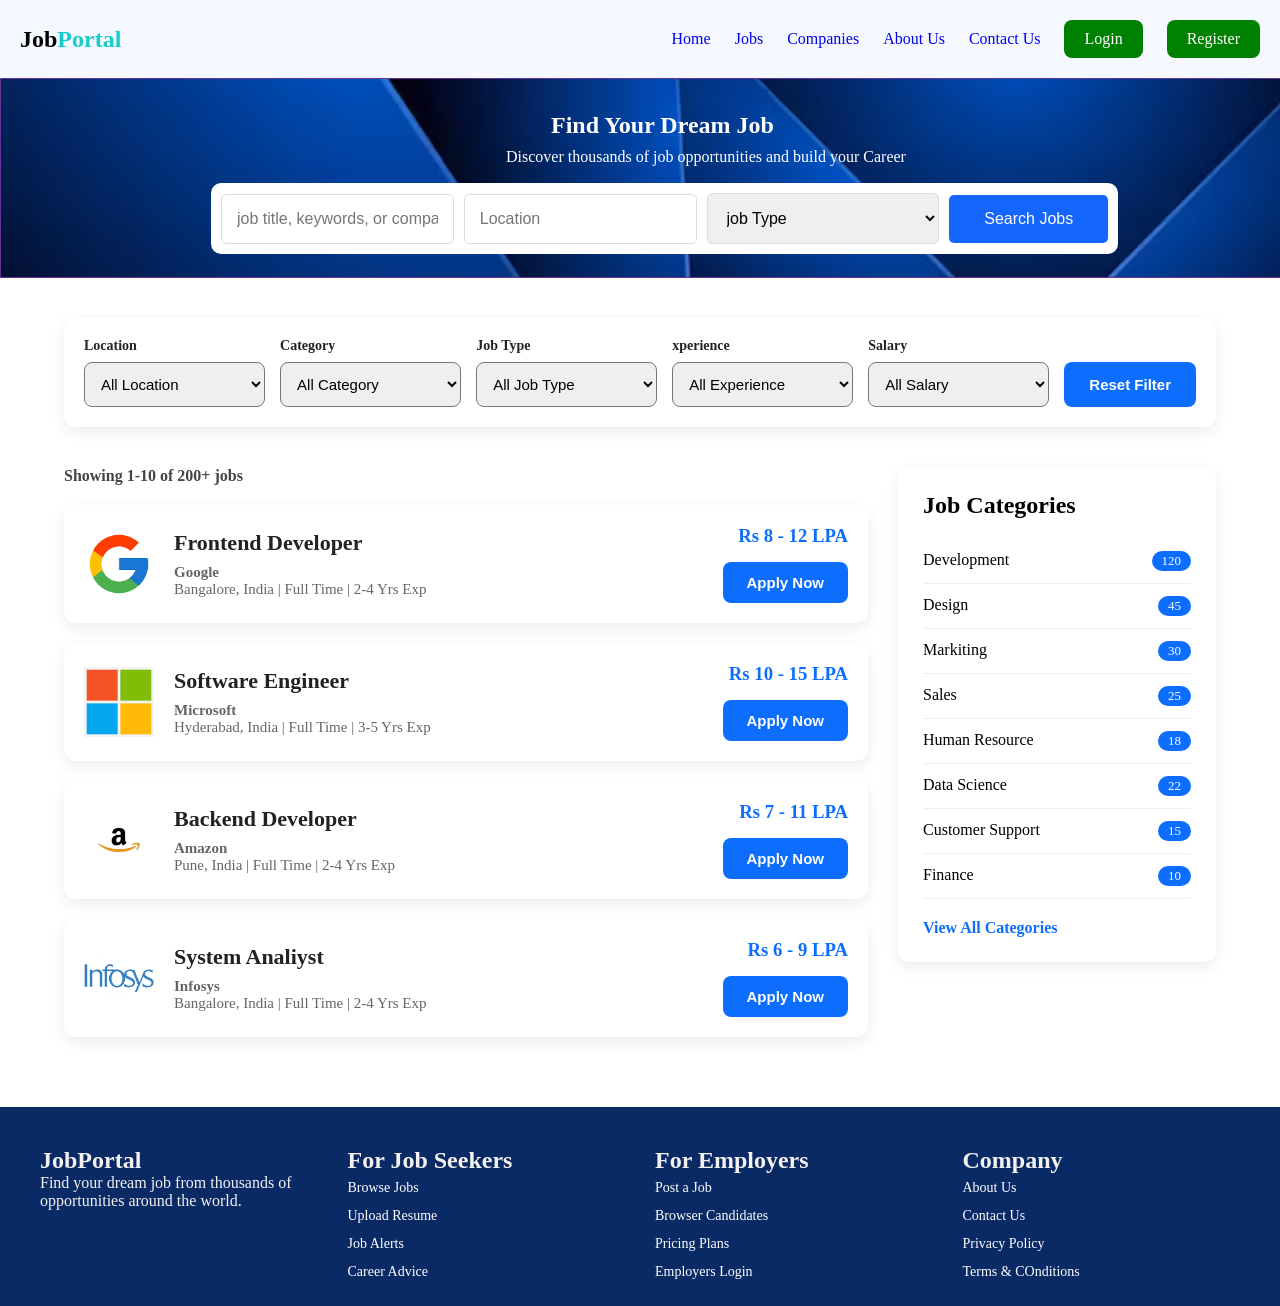
<file: JobNest/jobs.html>
<!doctype html>
<html lang="en">
  <head>
    <meta charset="UTF-8" />
    <title>JobPortal</title>

    <style>
      * {
        margin: 0;
        padding: 0;
        box-sizing: border-box;
      }
      header {
        display: flex;
        justify-content: space-between;
        align-items: center;
        padding: 20px;
        background: #f5f9ff;
        color: white;
      }
      .section-project h2 {
        font-size: 32px;
        color: #222;
      }
      .logo span {
        color: rgb(22, 204, 204);
      }
      .logo {
        color: black;
      }

      nav a {
        margin-left: 20px;
        text-decoration: none;
      }
      button {
        padding: 10px 20px;
        border-radius: 8px;
      }
      .btn {
        display: inline-block;
        text-decoration: none;
        background: green;
        color: white;
        border-radius: 5px;
        padding: 10px 20px;
        border-radius: 8px;
        box-shadow: darkgreen;
      }

      .hero {
        width: 1366px;
        height: 200px;
        border: 1px solid rebeccapurple;
        background-image: url("./images/modern-abstract-blue-background-with-dark-gradient-geometric-layers-technology-corporate-design_361591-5458.avif");
        background-size: 1366px, cover;
        background-position: center -300px;
        background-repeat: no-repeat;
      }

      .hero-text {
        flex: 1;
        line-height: 2pc;
        padding: 30px;
        margin-left: 170px;
        color: white;
      }
      .hero-text h1 {
        margin-left: 350px;
      }
      .hero-text p {
        margin-left: 305px;
      }
      .search-box {
        width: 80%;
        margin: 40px auto;
        background: #fff;
        padding: 10px;
        border-radius: 10px;
        display: flex;
        gap: 10px;
        align-items: center;
        margin-left: 35px;
        margin: 10px;
      }
      .search-box input,
      .search-box select {
        flex: 1;
        padding: 15px;
        border: 1px solid #ddd;
        border-radius: 5px;
        font-size: 16px;
        outline: none;
      }

      .search-box button {
        padding: 15px 35px;
        background: #1565ff;
        color: white;
        border: none;
        border-radius: 5px;
        font-size: 16px;
        cursor: pointer;
      }
      .search-box button:hover {
        background: #0048d8;
      }

      /*=====jobs page=====*/
      .jobs-page {
        width: 90%;
        margin: 40px auto;
      }
      /*=====filter box=====*/
      .filter-box {
        display: flex;
        justify-content: space-between;
        align-items: end;
        gap: 15px;
        background: #fff;
        padding: 20px;
        border-radius: 12px;
        box-shadow: 0 5px 15px rgba(0, 0, 0, 0.08);
        flex-wrap: wrap;
      }
      /*=====single filter=====*/
      .filter-item {
        display: flex;
        flex-direction: column;
        flex: 1;
        min-width: 160px;
      }
      /*=====label=====*/
      .filter-item label {
        font-size: 14px;
        font-weight: 600;
        margin-bottom: 8px;
        color: #222;
      }

      /*=====select=====*/
      .filter-item select {
        height: 45px;
        border: 10x solid #ddd;
        border-radius: 8px;
        padding: 0 12px;
        font-size: 15px;
        outline: none;
        cursor: pointer;
      }
      /*=====button=====*/
      .reset-btn {
        height: 45px;
        padding: 0 25px;
        border: none;
        border-radius: 8px;
        background: #0d6efd;
        color: #fff;
        font-size: 15px;
        font-weight: 600;
        cursor: pointer;
        transition: 0.3s;
      }
      .reset-btn:hover {
        background: #084fc7;
      }

      .jobs-container {
        display: flex;
        gap: 30px;
        margin-top: 40px;
        align-items: flex-start;
      }
      .jobs-left {
        flex: 3;
      }
      .jobs-right {
        flex: 1;
      }
      .job-count {
        font-size: 16px;
        font-weight: 600;
        margin-bottom: 20px;
        color: #444;
      }
      .job-card {
        background: #fff;
        border-radius: 12px;
        padding: 20px;
        display: flex;
        justify-content: space-between;
        align-items: center;
        margin-bottom: 20px;
        box-shadow: 0 5px 15px rgba(0, 0, 0, 0.08);
      }
      .job-card img {
        width: 70px;
        height: 70px;
        object-fit: contain;
        margin-right: 20px;
      }
      .job-info {
        flex: 1;
      }
      .job-info h3 {
        font-size: 22px;
        color: #222;
        margin-bottom: 8px;
      }
      .job-info h4 {
        color: #666;
        font-size: 15px;
      }
      .job-info p {
        color: #666;
        font-size: 15px;
      }

      /*=====salary=====*/
      .salary-box {
        text-align: right;
      }
      .salary-box h3 {
        color: #0d6efd;
        margin-bottom: 15px;
      }
      .salary-box button {
        background: #0d6efd;
        color: #fff;
        border: none;
        padding: 12px 24px;
        border-radius: 8px;
        cursor: pointer;
        font-size: 15px;
        font-weight: 600;
      }
      .salary-box button:hover {
        background: #084fc7;
      }

      /*=====right side=====*/
      .jobs-right {
        background: #fff;
        padding: 25px;
        border-radius: 12px;
        box-shadow: 0 5px 15px rgba(0, 0, 0, 0.08);
      }
      .jobs-right h2 {
        margin-bottom: 20px;
      }
      .jobs-right ul {
        list-style: none;
      }
      .jobs-right ul li {
        display: flex;
        justify-content: space-between;
        padding: 12px 0;
        border-bottom: 1px solid #eee;
      }

      .jobs-right ul li span {
        background: #0d6efd;
        color: #fff;
        padding: 2px 10px;
        border-radius: 20px;
        font-size: 13px;
      }
      .view-all {
        display: inline-block;
        margin-top: 20px;
        color: #0d6efd;
        font-weight: 600;
        text-decoration: none;
      }
      .view-all:hover {
        text-decoration: underline;
      }

      .site-footer {
        background: #0a2a66;
        color: hsl(0, 11%, 95%);
        padding: 40px 20px 20px; /*upar 40px, niche 20px*/
        margin-top: 50px; /*upar wale content se gap*/
      }

      .footer-container {
        display: grid;
        grid-template-columns: repeat(4, 1fr); /*4 barabar column banega*/
        gap: 30px; /*column ke bich gap*/
        max-width: 1200px;
        margin: 0 auto; /*bich me*/
      }

      .footer-col ul {
        list-style: none; /*dot hata do*/
        padding: 0;
      }

      .footer-col a {
        text-decoration: none; /*underline hata do*/
        color: white;
        font-size: 14px;
        line-height: 2; /*line ke beech gap*/
      }

      .footer-buttom {
        text-align: center;
        border-top: 1px solid #ddd; /*upar halki line*/
        margin-top: 30px;
        padding-top: 20px;
        font-size: 13px;
      }
      .f {
        text-align: center;
        padding: 20px;
      }
      nav ul {
        list-style: none;
        display: flex;
        gap: 20px;
      }
      nav ul li {
        text-decoration: none;
        color: blue;
        padding: 10px;
      }
    </style>
  </head>
  <body>
    <header class="container">
      <h2 class="logo">Job<span>Portal</span></h2>

      <nav>
        <a href="jobportal.html">Home</a>
        <a href="jobs.html">Jobs</a>
        <a href="companies.html">Companies</a>
        <a href="#">About Us</a>
        <a href="#">Contact Us</a>

        <a href="login.html" class="btn">Login</a>
        <a href="register.html" class="btn">Register</a>
      </nav>
    </header>

    <section class="container">
      <div class="hero">
        <div class="hero-text">
          <h1>Find Your Dream Job</h1>
          <p>Discover thousands of job opportunities and build your Career</p>

          <div class="search-box">
            <input
              type="text"
              placeholder="job title, keywords, or company"
              autofocus
            />

            <input type="text" placeholder="Location" />

            <select>
              <option>job Type</option>
              <option>Full Time</option>
              <option>Part Time</option>
              <option>intership</option>
              <option>Remote</option>
            </select>

            <button class="search-btn">Search Jobs</button>
          </div>
        </div>
      </div>
    </section>

    <!--jobs page-->
    <main class="jobs-page">
      <!--filter section-->
      <div class="filter-box">
        <!--location-->
        <div class="filter-item">
          <label>Location</label>
          <select>
            <option>All Location</option>
            <option>Lucknow</option>
            <option>Bangalore</option>
            <option>Pune</option>
          </select>
        </div>

        <!--Category-->
        <div class="filter-item">
          <label>Category</label>
          <select>
            <option>All Category</option>
            <option>Development</option>
            <option>Design</option>
            <option>Markiting</option>
          </select>
        </div>

        <!--job type-->
        <div class="filter-item">
          <label>Job Type</label>
          <select>
            <option>All Job Type</option>
            <option>Full Time</option>
            <option>Part Time</option>
            <option>Remote</option>
          </select>
        </div>

        <!--Experience-->
        <div class="filter-item">
          <label>xperience</label>
          <select>
            <option>All Experience</option>
            <option>0-1 Years</option>
            <option>2-4 Years</option>
            <option>5+ Years</option>
          </select>
        </div>

        <!--salary-->
        <div class="filter-item">
          <label>Salary</label>
          <select>
            <option>All Salary</option>
            <option>3-5 LPA</option>
            <option>6-10 LPA</option>
            <option>10+ LPA</option>
          </select>
        </div>

        <!--Button-->
        <button class="reset-btn">Reset Filter</button>
      </div>

      <!--main content-->
      <div class="jobs-container">
        <!--left side-->
        <div class="jobs-left">
          <p class="job-count">Showing 1-10 of 200+ jobs</p>

          <!--job card 1-->
          <div class="job-card">
            <img src="./images/images (9).png" />

            <div class="job-info">
              <h3>Frontend Developer</h3>
              <h4>Google</h4>

              <p>Bangalore, India | Full Time | 2-4 Yrs Exp</p>
            </div>

            <div class="salary-box">
              <h3>Rs 8 - 12 LPA</h3>
              <button>Apply Now</button>
            </div>
          </div>

          <!--job card 2-->
          <div class="job-card">
            <img src="./images/microsoft_logo.svg " alt="Microsoft" />

            <div class="job-info">
              <h3>Software Engineer</h3>
              <h4>Microsoft</h4>

              <p>Hyderabad, India | Full Time | 3-5 Yrs Exp</p>
            </div>

            <div class="salary-box">
              <h3>Rs 10 - 15 LPA</h3>
              <button>Apply Now</button>
            </div>
          </div>

          <!--job card 3-->
          <div class="job-card">
            <img src="./images/images (4).jpg" alt="Amazon" />

            <div class="job-info">
              <h3>Backend Developer</h3>
              <h4>Amazon</h4>

              <p>Pune, India | Full Time | 2-4 Yrs Exp</p>
            </div>

            <div class="salary-box">
              <h3>Rs 7 - 11 LPA</h3>
              <button>Apply Now</button>
            </div>
          </div>

          <!--job card 4-->
          <div class="job-card">
            <img src="./images/Infosys-Logo-500x313.png" alt="Infosys" />

            <div class="job-info">
              <h3>System Analiyst</h3>
              <h4>Infosys</h4>

              <p>Bangalore, India | Full Time | 2-4 Yrs Exp</p>
            </div>

            <div class="salary-box">
              <h3>Rs 6 - 9 LPA</h3>
              <button>Apply Now</button>
            </div>
          </div>
        </div>

        <!--right side-->
        <div class="jobs-right">
          <h2>Job Categories</h2>

          <ul>
            <li>Development <span>120</span></li>
            <li>Design <span>45</span></li>
            <li>Markiting <span>30</span></li>
            <li>Sales <span>25</span></li>
            <li>Human Resource <span>18</span></li>
            <li>Data Science <span>22</span></li>
            <li>Customer Support<span>15</span></li>
            <li>Finance <span>10</span></li>
          </ul>

          <a href="#" class="view-all">View All Categories</a>
        </div>
      </div>
    </main>

    <footer class="site-footer">
      <div class="footer-container">
        <div class="footer-col">
          <!--col 1: about us-->
          <h2>JobPortal</h2>
          <p>
            Find your dream job from thousands of opportunities around the
            world.
          </p>
        </div>

        <div class="footer-col">
          <!--col 2: quick links-->
          <h2>For Job Seekers</h2>
          <ul>
            <li><a href="#">Browse Jobs</a></li>
            <li><a href="#">Upload Resume</a></li>
            <li><a href="#">Job Alerts</a></li>
            <li><a href="#">Career Advice</a></li>
          </ul>
        </div>

        <div class="footer-col">
          <!--col 3:customer service-->
          <h2>For Employers</h2>
          <ul>
            <li><a href="#">Post a Job</a></li>
            <li><a href="#">Browser Candidates</a></li>
            <li><a href="#">Pricing Plans</a></li>
            <li><a href="#">Employers Login</a></li>
          </ul>
        </div>

        <div class="footer-col">
          <!--col 4: contact us-->
          <h2>Company</h2>
          <ul>
            <li><a href="#">About Us</a></li>
            <li><a href="#">Contact Us</a></li>
            <li><a href="#">Privacy Policy</a></li>
            <li><a href="#">Terms & COnditions</a></li>
          </ul>
        </div>
      </div>
    </footer>
  </body>
</html>
</file>
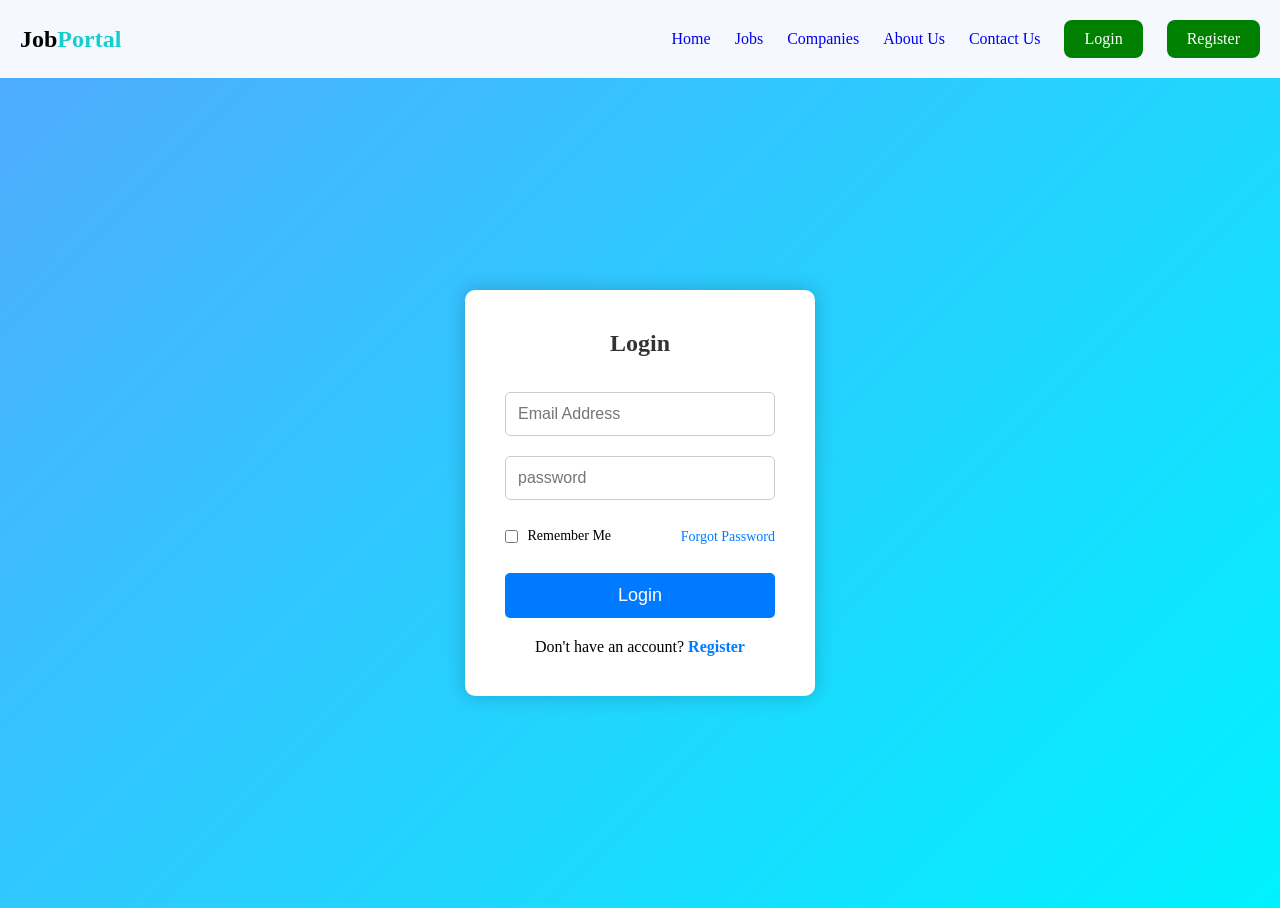
<file: JobNest/login.html>
<!doctype html>
<html lang="en">
  <head>
    <meta charset="UTF-8" />
    <meta name="viewport" content="width=device-width, initial-scale=1.0" />
    <title>Login</title>

    <style>
      * {
        margin: 0;
        padding: 0;
        box-sizing: border-box;
      }
      header {
        display: flex;
        justify-content: space-between;
        align-items: center;
        padding: 20px;
        background: #f5f9ff;
        color: white;
      }
      .section-project h2 {
        font-size: 32px;
        color: #222;
      }
      .logo span {
        color: rgb(22, 204, 204);
      }
      .logo {
        color: black;
      }

      nav a {
        margin-left: 20px;
        text-decoration: none;
      }
      button {
        padding: 10px 20px;
        border-radius: 8px;
      }
      .btn {
        display: inline-block;
        text-decoration: none;
        background: green;
        color: white;
        border-radius: 5px;
        padding: 10px 20px;
        border-radius: 8px;
        box-shadow: darkgreen;
      }
      .login-section {
        display: flex;
        justify-content: center;
        padding: 40px;
        align-items: center;
        height: calc(100vh - 70px); /* 70px naver ki height*/
        background: linear-gradient(135deg, #4facfe, #00f2fe);
      }
      .login-container {
        background: #fff;
        padding: 40px;
        width: 350px;
        border-radius: 10px;
        box-shadow: 0 0 20px rgba(0, 0, 0, 0.2);
      }
      .login-container h2 {
        text-align: center;
        margin-bottom: 25px;
        color: #333;
      }
      input {
        width: 100%;
        padding: 12px;
        margin: 10px 0;
        border: 1px solid #ccc;
        border-radius: 5px;
        font-size: 16px;
      }
      input[type="checkbox"] {
        width: auto;
        margin-right: 6px;
        vertical-align: middle;
      }
      .options {
        display: flex;
        justify-content: space-between;
        align-items: center;
        font-size: 14px;
        margin: 10px 0 20px;
      }
      .options a {
        text-decoration: none;
        color: #007bff;
      }
      button {
        width: 100%;
        padding: 12px;
        background: #007bff;
        color: white;
        border: none;
        border-radius: 5px;
        font-size: 18px;
        cursor: pointer;
      }
      button:hover {
        background: #0056b3;
      }
      p {
        text-align: center;
        margin-top: 20px;
      }
      p a {
        color: #007bff;
        text-decoration: none;
        font-weight: bold;
      }
    </style>
  </head>
  <body>
    <header class="container">
      <h2 class="logo">Job<span>Portal</span></h2>

      <nav>
        <a href="jobportal.html">Home</a>
        <a href="jobs.html">Jobs</a>
        <a href="companies.html">Companies</a>
        <a href="About.html">About Us</a>
        <a href="contact.html">Contact Us</a>

        <a href="login.html" class="btn">Login</a>
        <a href="register.html" class="btn">Register</a>
      </nav>
    </header>

    <div class="login-section">
      <div class="login-container">
        <h2>Login</h2>

        <form>
          <input type="Email" placeholder="Email Address" required />
          <input type="password" placeholder="password" readonly />
          <div class="options">
            <lable>
              <input type="checkbox" />
              Remember Me
            </lable>
            <a href="#">Forgot Password</a>
          </div>

          <button type="submit">Login</button>
          <p>
            Don't have an account&#63;
            <a href="register.html">Register</a>
          </p>
        </form>
      </div>
    </div>
  </body>
</html>
</file>
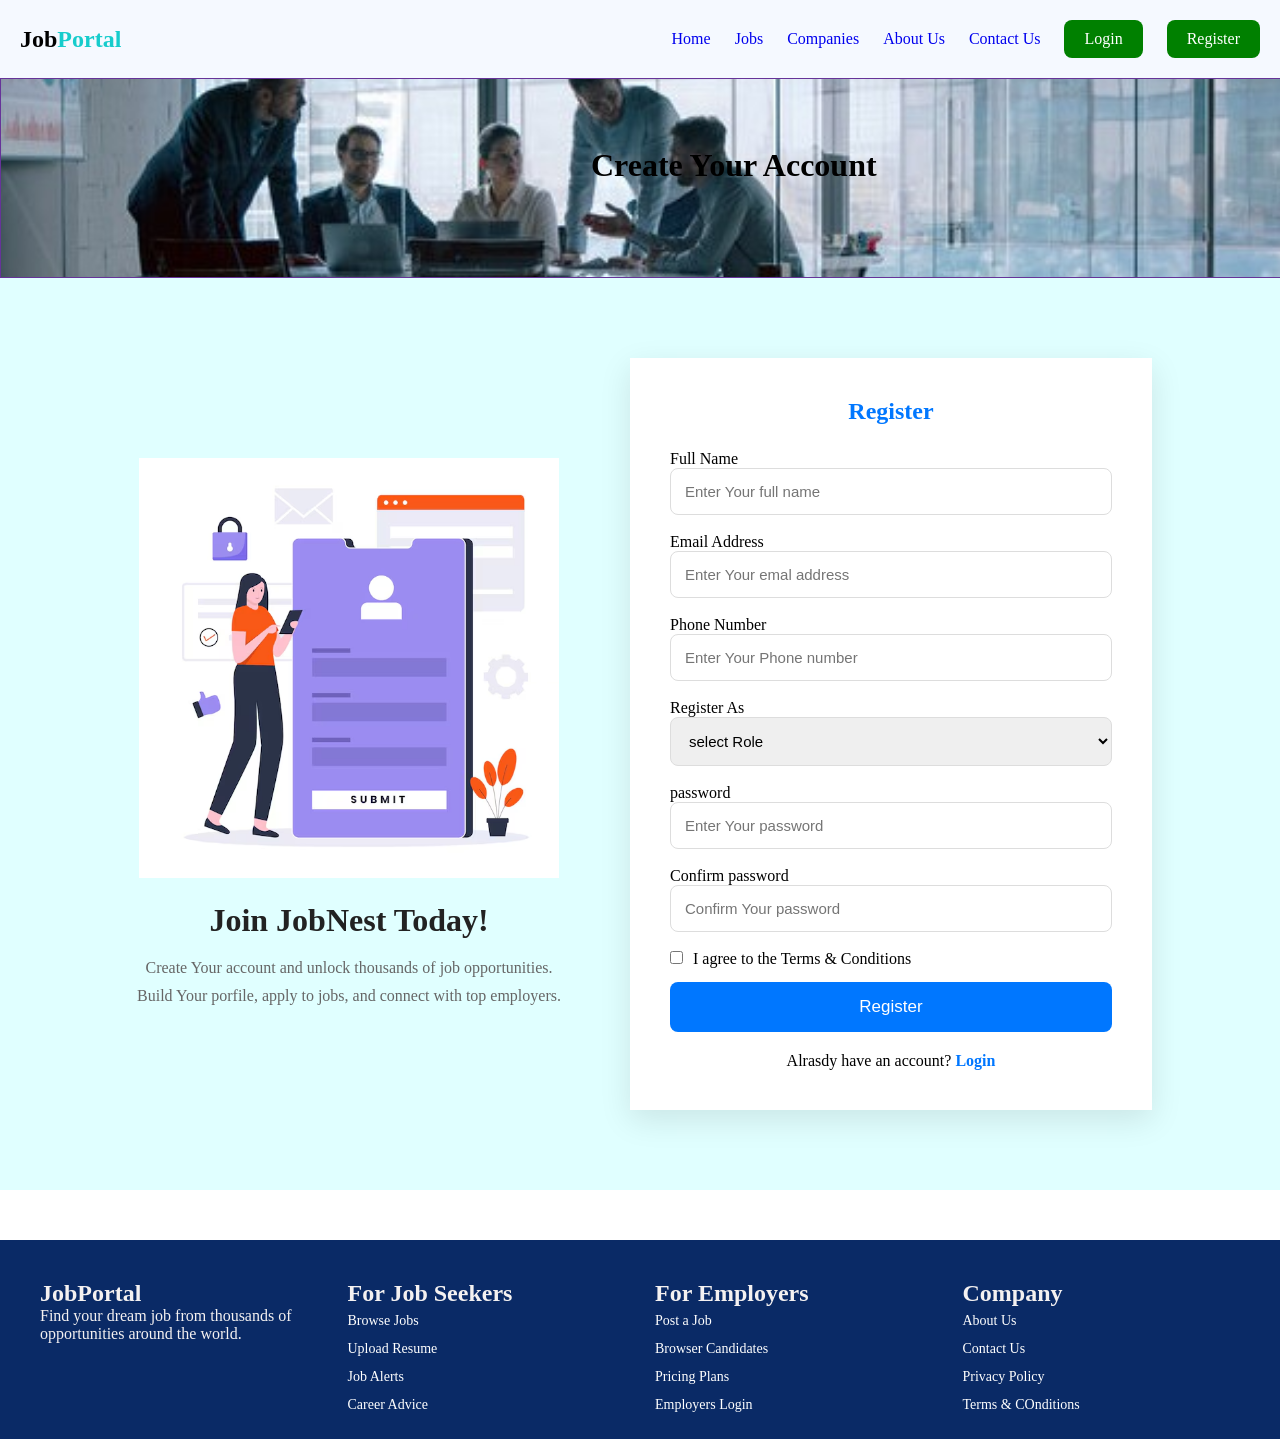
<file: JobNest/register.html>
<!doctype html>
<html lang="en">
  <head>
    <meta charset="UTF-8" />
    <title>Register webpage</title>

    <style>
      * {
        margin: 0;
        padding: 0;
        box-sizing: border-box;
      }
      header {
        display: flex;
        justify-content: space-between;
        align-items: center;
        padding: 20px;
        background: #f5f9ff;
        color: white;
      }
      .section-project h2 {
        font-size: 32px;
        color: #222;
      }
      .logo span {
        color: rgb(22, 204, 204);
      }
      .logo {
        color: black;
      }

      nav a {
        margin-left: 20px;
        text-decoration: none;
      }
      button {
        padding: 10px 20px;
        border-radius: 8px;
      }
      .btn {
        display: inline-block;
        text-decoration: none;
        background: green;
        color: white;
        border-radius: 5px;
        padding: 10px 20px;
        border-radius: 8px;
        box-shadow: darkgreen;
      }

      .hero {
        width: 1366px;
        height: 200px;
        border: 1px solid rebeccapurple;
        background-image: url("./images/360_F_514204772_mT0EpTdZkScyiRPn2PInaKaqd88QGrzE.jpg");
        background-size: 1366px, cover;
        background-position: center -30px;
        background-repeat: no-repeat;
      }

      .hero-text {
        flex: 1;
        line-height: 2pc;
        padding: 70px;
        margin-left: 170px;
        color: black;
      }
      .hero-text h1 {
        margin-left: 350px;
      }
      .hero-text p {
        margin-left: 305px;
      }

      .register-section {
        padding: 80px 10%;
        background: lightcyan;
      }
      .register-container {
        display: flex;
        justify-content: space-between;
        align-items: center;
        gap: 60px;
      }
      .left-box {
        flex: 1;
        text-align: center;
      }
      .left-box h2 {
        margin-top: 20px;
        font-size: 32px;
        color: #222;
      }
      .left-box img {
        width: 100%;
        max-width: 420px;
      }
      .left-box p {
        margin-top: 15px;
        color: #666;
        line-height: 28px;
        font-size: 16px;
      }
      .register-box {
        flex: 1;
        background: #fff;
        padding: 40px;
        border: 15px;
        box-shadow: 0 10px 30px rgba(0, 0, 0, 0.1);
      }
      .register-box h2 {
        text-align: center;
        margin-bottom: 25px;
        color: #0077ff;
      }
      .register-box form {
        display: flex;
        flex-direction: column;
      }
      .register-box input,
      .register-box select {
        width: 100%;
        padding: 14px;
        margin-bottom: 18px;
        border: 1px solid #ddd;
        border-radius: 8px;
        font-size: 15px;
        outline: none;
      }
      .check input {
        width: auto;
        margin: o;
      }
      input[type="checkbox"] {
        width: auto;
        margin-right: 6px;
      }
      .register-box input:focus,
      .register-box select:focus {
        border-color: #0077ff;
      }
      .check {
        align-items: center;
        gap: 10px;
        font-size: 14px;
        margin-bottom: 20px;
      }
      .register-box button {
        width: 100%;
        padding: 15px;
        background: #0077ff;
        color: #fff;
        border: none;
        border-radius: 8px;
        font-size: 17px;
        cursor: pointer;
        transition: 0.3s;
      }
      .register-box button:hover {
        background: #005fd6;
      }
      .login {
        text-align: center;
        margin-top: 20px;
      }
      .login a {
        color: #0077ff;
        text-decoration: none;
        font-weight: 600;
      }

      .site-footer {
        background: #0a2a66;
        color: hsl(0, 11%, 95%);
        padding: 40px 20px 20px; /*upar 40px, niche 20px*/
        margin-top: 50px; /*upar wale content se gap*/
      }

      .footer-container {
        display: grid;
        grid-template-columns: repeat(4, 1fr); /*4 barabar column banega*/
        gap: 30px; /*column ke bich gap*/
        max-width: 1200px;
        margin: 0 auto; /*bich me*/
      }

      .footer-col ul {
        list-style: none; /*dot hata do*/
        padding: 0;
      }

      .footer-col a {
        text-decoration: none; /*underline hata do*/
        color: white;
        font-size: 14px;
        line-height: 2; /*line ke beech gap*/
      }

      .footer-buttom {
        text-align: center;
        border-top: 1px solid #ddd; /*upar halki line*/
        margin-top: 30px;
        padding-top: 20px;
        font-size: 13px;
      }
      .f {
        text-align: center;
        padding: 20px;
      }
      nav ul {
        list-style: none;
        display: flex;
        gap: 20px;
      }
      nav ul li {
        text-decoration: none;
        color: blue;
        padding: 10px;
      }
    </style>
  </head>
  <body>
    <header class="container">
      <h2 class="logo">Job<span>Portal</span></h2>

      <nav>
        <a href="jobportal.html">Home</a>
        <a href="jobs.html">Jobs</a>
        <a href="companies.html">Companies</a>
        <a href="About.html">About Us</a>
        <a href="contact.html">Contact Us</a>

        <a href="login.html" class="btn">Login</a>
        <a href="register.html" class="btn">Register</a>
      </nav>
    </header>

    <main class="container">
      <div class="hero">
        <div class="hero-text">
          <h1>Create Your Account</h1>
        </div>
      </div>
    </main>

    <section class="register-section">
      <div class="register-container">
        <!--left side-->
        <div class="left-box">
          <img
            src="./images/online-registration-illustration-design-concept-websites-landing-pages-other_108061-938 (1).avif"
          />
          <h2>Join JobNest Today!</h2>
          <p>
            Create Your account and unlock thousands of job opportunities. Build
            Your porfile, apply to jobs, and connect with top employers.
          </p>
        </div>

        <!--right side-->
        <div class="register-box">
          <h2>Register</h2>

          <form>
            <label>Full Name</label>
            <input type="text" placeholder="Enter Your full name" />
            <label>Email Address</label>
            <input type="email" placeholder="Enter Your emal address" />
            <label>Phone Number</label>
            <input type="tel" placeholder="Enter Your Phone number" />

            <label>Register As</label>
            <select>
              <option>select Role</option>
              <option>Job Seeker</option>
              <option>Employer</option>
            </select>

            <label>password</label>
            <input type="password" placeholder="Enter Your password" />
            <label>Confirm password</label>
            <input type="password" placeholder="Confirm Your password" />

            <label type="check">
              <input type="checkbox" />
              <span>I agree to the Terms & Conditions</span>
            </label>
            <button type="submit">Register</button>

            <p class="login">
              Alrasdy have an account&#63;

              <a href="login.html">Login</a>
            </p>
          </form>
        </div>
      </div>
    </section>

    <footer class="site-footer">
      <div class="footer-container">
        <div class="footer-col">
          <!--col 1: about us-->
          <h2>JobPortal</h2>
          <p>
            Find your dream job from thousands of opportunities around the
            world.
          </p>
        </div>

        <div class="footer-col">
          <!--col 2: quick links-->
          <h2>For Job Seekers</h2>
          <ul>
            <li><a href="#">Browse Jobs</a></li>
            <li><a href="#">Upload Resume</a></li>
            <li><a href="#">Job Alerts</a></li>
            <li><a href="#">Career Advice</a></li>
          </ul>
        </div>

        <div class="footer-col">
          <!--col 3:customer service-->
          <h2>For Employers</h2>
          <ul>
            <li><a href="#">Post a Job</a></li>
            <li><a href="#">Browser Candidates</a></li>
            <li><a href="#">Pricing Plans</a></li>
            <li><a href="#">Employers Login</a></li>
          </ul>
        </div>

        <div class="footer-col">
          <!--col 4: contact us-->
          <h2>Company</h2>
          <ul>
            <li><a href="#">About Us</a></li>
            <li><a href="#">Contact Us</a></li>
            <li><a href="#">Privacy Policy</a></li>
            <li><a href="#">Terms & COnditions</a></li>
          </ul>
        </div>
      </div>
    </footer>
  </body>
</html>
</file>
<file: style.css>
* {
  margin: 0;
  padding: 0;
  box-sizing: border-box;
  font-family: Arial, sans-serif;
}

header {
  display: flex;
  justify-content: space-between;
  align-items: center;
  padding: 20px;
  background-color: #f5f9ff;
  color: white;
}

.logo {
  color: lightseagreen;
}
nav a {
  margin-left: 20px;
  text-decoration: none;
}
.button {
  background-color: darkgreen;
  color: white;
  padding: 10px 20px;
  text-decoration: none;
  border-radius: 20px;
  font-size: 18px;
}
.button:hover {
  background-color: darkblue;
}
main {
  margin: 50px;
  margin-left: 200px;
}
.right img {
  margin-top: -270px;
  margin-left: 200px;
  border-radius: 50px;
  object-fit: cover;
}
.section {
  background-color: #efeff1;
  padding: 20px;
  padding-top: 100px;
  padding-left: 150px;
}
.btn {
  background-color: darkgreen;
  padding: 5px 10px;
  color: white;
}
button {
  border-color: darkgreen;
  color: darkgreen;
  padding: 10px 20px;
  border-radius: 8px;
}
/* my skills */
.about-section {
  font-family: "Segoe UI", sans-serif;
  color: #1f2937;
  text-align: center;
}
/* my project */
.section-project {
  padding: 60px 20px;
}
.section-p {
  font-size: 28px;
  font-weight: 700;
  margin: 0;
  text-align: center;
  margin-top: -50px;
}

.section-block {
  padding: 60px 20px;
  /* margin-top: -50px; */
}
.bg-light {
  background-color: #f9fafb;
  margin-top: -50px;
}
.section-title {
  font-size: 28px;
  font-weight: 700;
  margin: 0;
  margin-top: -50px;
}
.underline {
  display: block;
  width: 50px;
  height: 3px;
  background-color: #6366f1;
  border-radius: 2px;
  margin: 8px auto 20px auto;
}
.section-text {
  font-size: 16px;
  line-height: 1.6;
  color: #4b5563;
  max-width: 600px;
  margin: 0 auto;
}
.skills-grid {
  display: flex;
  justify-content: center;
  flex-wrap: wrap;
  gap: 50px;
  margin-top: 30px;
}
.skill-card {
  text-align: center;
  transition: 0.6s;
}
.skill-card:hover {
  box-shadow: 0 8px 5px rgba(0, 0, 0, 0.5);
  transform: translateY(-10px); /*hover effect*/
}
.skill-card img {
  width: 80px;
  height: 80px;
  object-fit: contain;
}
.skill-card p {
  margin-top: 8px;
  font-size: 15px;
  font-weight: 500;
  color: #374151;
}
.cards {
  display: flex;
  justify-content: center;
  gap: 30px;
  padding: 90px;
  background: #f5f9ff;
  margin-top: -150px;
}
.card {
  width: 320px;
  background: #fff;
  border-radius: 20px;
  overflow: hidden;
  box-shadow: 0 10px 25px rgba(0, 0, 0, 0.15);
  transition: 0.4s;
}
.card:hover {
  transform: translatey(-10px);
  box-shadow: 0 20px 40px rgba(0, 0, 0, 0.2);
}
.card img {
  width: 100%;
  height: 220px;
  object-fit: cover;
}
.card h3 {
  padding: 15px;
  font-size: 24px;
}
.card p {
  padding: 0 15px 20px;
  color: #666;
}

footer {
  text-align: center;
  background-color: blue;
  color: white;
  padding: 15px;
  margin-top: 20px;
}
#id {
  text-align: center;
}
@media (max-width: 768px) {
  .container {
    flex-direction: column;
  }
  .hero-text {
    text-align: center;
  }
  .hero-img img {
    width: 250px;
  }
}
</file>
<file: calulator website/style.css>
* {
  margin: 0;
  padding: 0;
  box-sizing: border-box;
}
header {
  display: flex;
  justify-content: space-between;
  align-items: center;
  padding: 20px;
  background: linear-gradient(90deg, #1a1a3a 0%, #2d1b69 100%);
}
nav a {
  margin-left: 20px;
  text-decoration: none;
  color: white;
}
.logo {
  color: white;
}
.hero {
  width: 1366px;
  height: 450px;
  border: 1px solid rebeccapurple;
  background-image: url("images/download.jpg");
  background-size: 1366px, cover;
  background-repeat: no-repeat;
}
.hero-text {
  flex: 1;
  line-height: 2pc;
  padding: 150px;
}
.hero-text span {
  color: blueviolet;
}

.btn-primary {
  background: #8b5cf6;
  color: white;
  padding: 10px 20px;
  /* border: none; */
  border-radius: 10px;
  border: none;
  cursor: pointer;
  text-decoration: none;
  font-size: 16px;
  /* display: inline-block; */
}
.underline {
  display: block;
  width: 40px;
  height: 3px;
  background-color: blueviolet;
  border-radius: 5px;
  margin: 0 auto;
  top: -70px;
}
.section-title {
  text-align: center;
  padding: 5px;
  color: black;
}
.section-block {
  text-align: center;
  padding: 30px;
  color: blueviolet;
}
.calculator-container {
  display: grid;
  grid-template-columns: repeat(4, 1fr);
  gap: 15px;
  justify-content: space-between;
  flex-wrap: nowrap;
  padding: 5px;
  transform: translate(-5px);
}
.cal-card {
  max-width: 220;
  padding: 10px;
  width: 320px;
  background: #fff;
  box-shadow: 0 4px 15px rgba(0, 0, 0, 0.2);
  text-align: center;
  transition: 0.6s;
  margin-left: 7px;
}
.cal-card:hover {
  box-shadow: 0 8px 25px rgba(0, 0, 0, 0.5); /*mous le jane pe shadow badh jayega*/
  transform: translatey(-10px);
}
.cal-card img {
  height: 150px;
  width: auto;
  /* max-width: 280px; */
  width: 100%; /*card jitna pada hoga , photo bhi utna bada */
  height: auto;
  object-fit: cover;
}
.cal-card h3 {
  padding: 10px;
  font-size: 22px;
}

.sec-tit {
  text-align: center;
  padding: 5px;
  color: black;
  /* padding: 40px; */
}
.sec-blo {
  text-align: center;
  padding: 60px;
  color: blueviolet;
}
.calcula-cont {
  display: grid;
  grid-template-columns: repeat(5, 1fr);
  /* gap: 5px; */
  justify-content: space-between;
  flex-wrap: nowrap;
  transform: translate(-5px);
}
.calculator-card {
  max-width: 100;
  width: 200px;
  background: #fff;
  box-shadow: 0 4px 15px rgba(0, 0, 0, 0.2);
  text-align: center;
  transition: 0.6s;
  margin-left: 40px;
  margin-top: -10px;
  border-radius: 10px;
}
.calculator-card:hover {
  box-shadow: 0 8px 25px rgba(0, 0, 0, 0.5); /*mous le jane pe shadow badh jayega*/
  transform: translatey(-10px);
}
.calculator-card img {
  max-width: 280px;
  width: 100%; /*card jitna pada hoga , photo bhi utna bada */
  height: auto;
  object-fit: cover;
}
.calculator-card h3 {
  padding: 10px;
  font-size: 22px;
}
.cta-banner {
  display: flex; /*flex banega*/
  align-items: center; /*vertically center me*/
  justify-content: space-between; /*text left, button right*/
  padding: 8px 16px;
  background: linear-gradient(
    90deg,
    #1a1a3a 0%,
    #2d1b69 100%
  ); /*ye wala dark gradient*/
  border-radius: 20px;
  display: flex;
  color: white;
  max-width: 900px;
  margin: 0 auto;
  margin-top: 40px;
}
.cta-left {
  display: flex;
  align-items: center;
  gap: 15px;
}
.cta-icon {
  background: #4c1d95; /*icon ke peeche ka halka purple*/
  padding: 12px;
  border-radius: 12px;
  font-size: 24px;
}
.cta-text h3 {
  margin: 0;
  font-size: 18px;
  margin: 0;
}
.cta-text p {
  padding: 10px 18px;
  font-size: 14px;
  opacity: 0.8;
}

.cta-button {
  background: #7c3aed; /*button ka purple color*/
  color: white;
  border: none;
  padding: 12px 24px;
  border-radius: 10px;
  font-weight: 600;
  cursor: pointer;
  text-align: right;
}
.cta-button:hover {
  background: #6d28d9;
}

/*footer*/
.site-footer {
  background: hsl(0, 11%, 95%); /*halka gray background*/
  color: #333;
  padding: 40px 20px 20px; /*upar 40px, niche 20px*/
  margin-top: 50px; /*upar wale content se gap*/
}

.footer-container {
  display: grid;
  grid-template-columns: repeat(4, 1fr); /*4 barabar column banega*/
  gap: 30px; /*column ke bich gap*/
  max-width: 1200px;
  margin: 0 auto; /*bich me*/
}

.footer-col ul {
  list-style: none; /*dot hata do*/
  padding: 0;
}

.footer-col a {
  text-decoration: none; /*underline hata do*/
  color: #555;
  font-size: 14px;
  line-height: 2; /*line ke beech gap*/
}

.footer-buttom {
  text-align: center;
  border-top: 1px solid #ddd; /*upar halki line*/
  margin-top: 30px;
  padding-top: 20px;
  font-size: 13px;
}
.f {
  text-align: center;
  padding: 20px;
}
nav ul {
  list-style: none;
  display: flex;
  gap: 20px;
}
nav ul li {
  text-decoration: none;
  color: blue;
  padding: 10px;
}

/*1. dropdown ko pahale chhupao*/
.dropdown {
  display: none;
  position: absolute; /*categories ke niche chipk jayega*/
  top: 100%;
  left: 0;
  background-color: white;
  box-shadow: 0 4px 8px rgb(0, 0, 0, 0.1);
  min-width: 160px;
  border-radius: 8px;
  z-index: 100;
}
.dropdown li a {
  display: block;
  padding: 10px 15px;
  color: black;
}
.dropdown li a:hover {
  background-color: #f5f5f7;
}
/*2. jab ceategories pe mous jaye, to dropdown dikhe*/
.dropdown-parent:hover .dropdown {
  display: block;
}
</file>
<file: ecommers-website/style.css>
* {
  margin: 0;
  padding: 0;
  box-sizing: border-box;
}
header {
  display: flex;
  /* justify-content: center; */
  justify-content: space-between;
  align-items: center;
  padding: 20px;
  /* background-color: #d9e2d9; */
  color: rgb(255, 255, 255);
}
.logo {
  color: #ff3366;
}
nav a {
  margin-left: 20px;
  text-decoration: none;
}
a {
  text-align: right;
}
.hero {
  background: #ffe6f0; /*pink background*/
  padding: 60px 0;
}

.container {
  display: flex;
  align-items: center;
  justify-content: space-between;
  max-width: 1200px;
  margin: 0 auto;
  padding: 0 5%;
  gap: 40px;
}

.hero-text {
  flex: 1;
}
.hero-img {
  flex: 1;
}
.hero-img img {
  max-width: 100%;
  width: 150px;
  height: 150px;
}
.hero-text span {
  color: #ff3366;
}
.btn {
  background: #ff3366;
  color: white;
  padding: 12px 24px;
  border: none;
  border-radius: 5px;
}
.sale-text {
  color: #ff3366;
}
.underline {
  display: block;
  width: 50px;
  height: 3px;
  background-color: #6366f1;
  border-radius: 2px;
  margin: 0 auto;
  top: -70px;
}

/*featured product*/
.section-title {
  text-align: center;
  padding: 10px;
}
.project-container {
  display: grid;
  grid-template-columns: repeat(4, 1fr); /*4 column banega barabar jagah*/
  gap: 20px; /*har card ke beech 30px gap */
  justify-content: space-between; /*beech me aayega*/
  flex-wrap: nowrap;
  padding: 20px;
  transform: translate(-5px);
}
/*eak card ka design*/
.project-card {
  max-width: 220;
  padding: 15px;
  width: 320px;
  background: #fff;
  box-shadow: 0 4px 15px rgba(0, 0, 0, 0.2);
  text-align: center;
  transition: 0.6s; /*iske bina transform achha nahi dikhega*/
}
.project-card:hover {
  box-shadow: 0 8px 25px rgba(0, 0, 0, 0.5); /*mous le jane pe shadow badh jayega*/
  transform: translatey(-10px); /*hover effect / upar le jayega */
}

.project-card img {
  max-width: 280px;
  width: 100%; /*card jitna pada hoga , photo bhi utna bada */
  height: auto;
  object-fit: cover;
  /* border-radius: 8px; */
}

.project-card h3 {
  padding: 10px;
  font-size: 15px;
}
.price {
  color: #ff3366;
  font-weight: bold;
  font-size: 14px;
  margin-bottom: 10px;
}
.btn {
  background: #ff3366;
  color: white;
  border: none;
  padding: 8px 12px;
  font-size: 12px;
  border-radius: 5px;
  cursor: pointer;
}
/*artical*/
.offer-banner {
  display: flex; /* 3 cheez ko eak line me lane ke liye*/
  align-items: center; /*sabko beech me vertically align karega*/
  justify-content: space-between; /*gift-text-button me gap dega*/

  background: #fff5e5; /*halka pila background*/
  padding: 12px 25px; /*upar-niche 12px, left-right 25px*/
  border-radius: 8px;
  max-width: 900px; /*bahut chauda n ho*/
  margin: 40px auto; /*upar-niche gap + bich me*/
}

.gift-inco {
  font-size: 24px;
}
.offer-text {
  margin: 0 15px; /*text ke left-right thoda gap*/
  font-size: 16px;
  color: #333;
}
.offer-text strong {
  color: #e63946; /*SPECIAL OFFER laal rang*/
  font-weight: 700;
  margin-right: 8px;
}
.shop-btn {
  background: #e63946; /*laal button*/
  color: white;
  border: none;
  padding: 8px 16px;
  border-radius: 6px;
  font-weight: 600;
  cursor: pointer;
  white-space: nowrap; /*button 2 line me na toote*/
}
.shop-btn:hover {
  background-color: #d12d39; /*hover pe thoda gadha laal*/
}
/*footer*/
.site-footer {
  background: hsl(0, 11%, 95%); /*halka gray background*/
  color: #333;
  padding: 40px 20px 20px; /*upar 40px, niche 20px*/
  margin-top: 50px; /*upar wale content se gap*/
}

.footer-container {
  display: grid;
  grid-template-columns: repeat(4, 1fr); /*4 barabar column banega*/
  gap: 30px; /*column ke bich gap*/
  max-width: 1200px;
  margin: 0 auto; /*bich me*/
}

.footer-col ul {
  list-style: none; /*dot hata do*/
  padding: 0;
}

.footer-col a {
  text-decoration: none; /*underline hata do*/
  color: #555;
  font-size: 14px;
  line-height: 2; /*line ke beech gap*/
}

.footer-buttom {
  text-align: center;
  border-top: 1px solid #ddd; /*upar halki line*/
  margin-top: 30px;
  padding-top: 20px;
  font-size: 13px;
}
.f {
  text-align: center;
  padding: 20px;
}
nav ul {
  list-style: none;
  display: flex;
  gap: 20px;
}
nav ul li {
  text-decoration: none;
  color: blue;
  padding: 10px;
}

/*1. dropdown ko pahale chhupao*/
.dropdown {
  display: none;
  position: absolute; /*categories ke niche chipk jayega*/
  top: 100%;
  left: 0;
  background-color: white;
  box-shadow: 0 4px 8px rgb(0, 0, 0, 0.1);
  min-width: 160px;
  border-radius: 8px;
  z-index: 100;
}
.dropdown li a {
  display: block;
  padding: 10px 15px;
  color: black;
}
.dropdown li a:hover {
  background-color: #f5f5f7;
}
/*2. jab ceategories pe mous jaye, to dropdown dikhe*/
.dropdown-parent:hover .dropdown {
  display: block;
}
</file>
